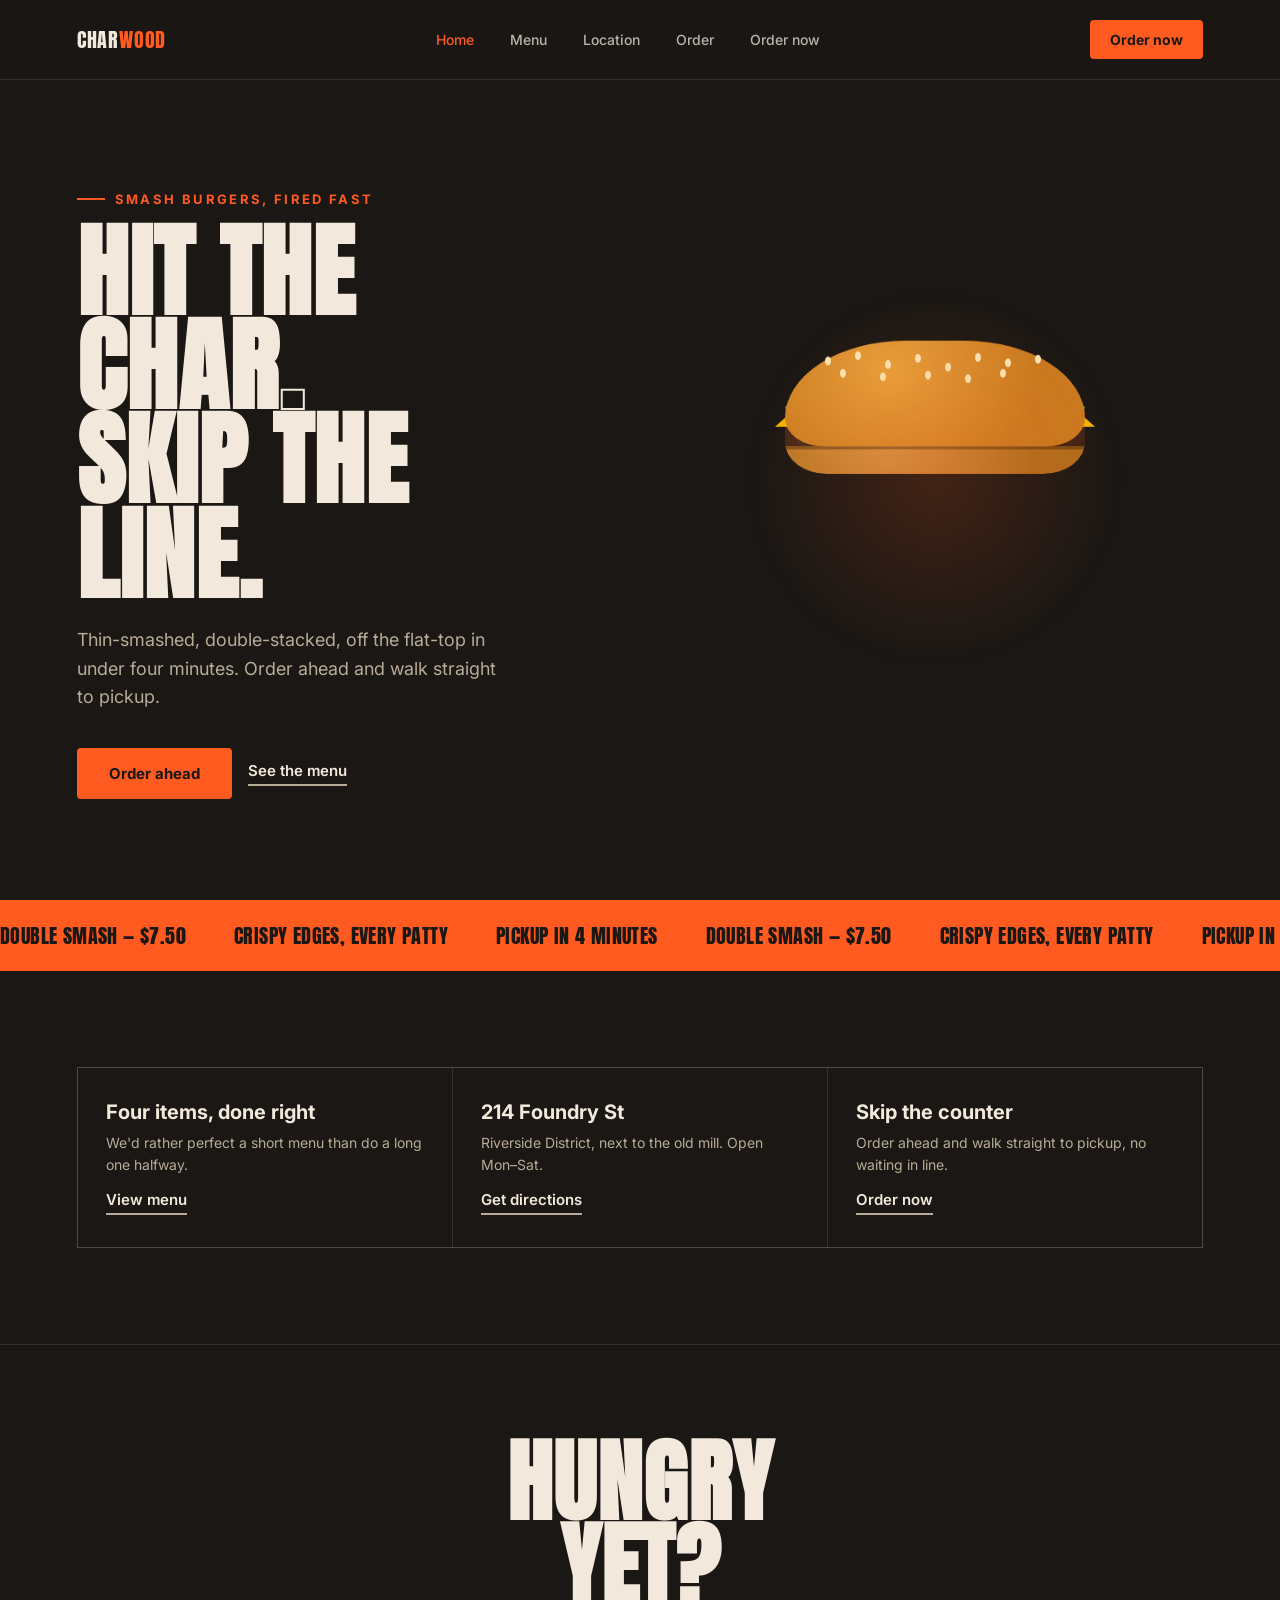
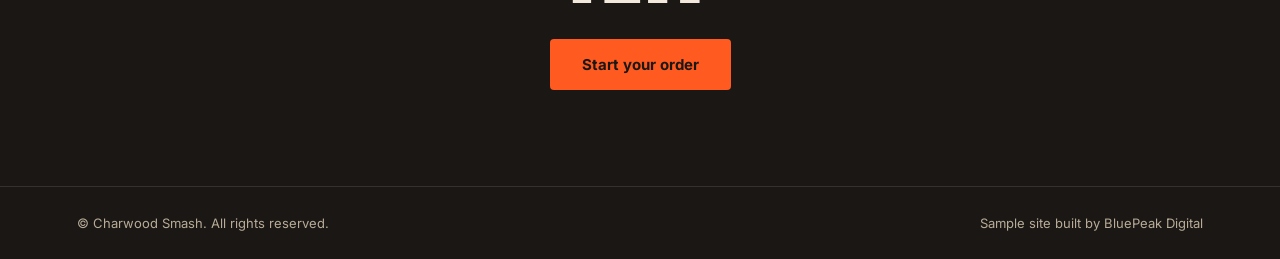
<file: index.html>
<!DOCTYPE html>
<html lang="en">
<head>
<meta charset="UTF-8">
<meta name="viewport" content="width=device-width, initial-scale=1.0">
<title>Charwood &mdash; Smash burgers, fast</title>
<link rel="preconnect" href="https://fonts.googleapis.com">
<link rel="preconnect" href="https://fonts.gstatic.com" crossorigin>
<link href="https://fonts.googleapis.com/css2?family=Anton&family=Inter:wght@400;500;600;700&display=swap" rel="stylesheet">
<link rel="stylesheet" href="styles.css">
<style>
  .hero{
    min-height:100vh;
    display:grid;
    grid-template-columns:1.1fr 1fr;
    align-items:center;
    padding:0 6vw;
    position:relative;
  }
  .hero-copy{padding-top:90px;}
  h1.display{ font-size:clamp(54px, 8vw, 104px); margin-bottom:24px; }
  h1.display .outline{ color:transparent; -webkit-text-stroke:2px var(--cream); }
  .hero-sub{ font-size:18px; color:var(--cream-dim); max-width:420px; margin-bottom:36px; line-height:1.6; }
  .hero-actions{display:flex; gap:16px; align-items:center; flex-wrap:wrap;}

  .burger-stage{
    position:relative; height:560px;
    display:flex; align-items:center; justify-content:center;
    perspective:1200px;
  }
  .burger-float{ width:340px; height:340px; animation: float 5s ease-in-out infinite; }
  .burger{
    width:340px; height:340px; position:relative;
    transform-style:preserve-3d;
    transform: rotateX(28deg) rotateZ(0deg);
    transition: transform 0.2s ease-out;
  }
  @keyframes float{ 0%,100%{transform:translateY(0px);} 50%{transform:translateY(-14px);} }
  .bun-top{ background:radial-gradient(circle at 35% 30%, #E8A23D, #C97A1F 70%); height:120px; border-radius:150px 150px 50px 50px / 110px 110px 40px 40px; z-index:50; position:absolute; left:50%; top:50%; width:300px; transform:translate(-50%,-50%) translateZ(120px); }
  .seed{ position:absolute; width:6px; height:10px; background:#FCE7B8; border-radius:50%; }
  .lettuce{ background:#6FA13B; height:34px; z-index:40; position:absolute; left:50%; top:50%; width:300px; transform:translate(-50%,-50%) translateZ(96px); border-radius:46% 54% 50% 50% / 60% 60% 40% 40%; box-shadow:0 4px 0 rgba(0,0,0,0.25); }
  .cheese{ background:var(--mustard); height:26px; z-index:30; position:absolute; left:50%; top:50%; width:320px; transform:translate(-50%,-50%) translateZ(74px); clip-path:polygon(8% 0, 92% 0, 100% 100%, 0 100%); }
  .patty{ background:radial-gradient(circle at 40% 35%, #6B4128, #3E2415 75%); height:40px; z-index:20; position:absolute; left:50%; top:50%; width:300px; transform:translate(-50%,-50%) translateZ(46px); box-shadow:0 4px 0 rgba(0,0,0,0.3); }
  .bun-bottom{ background:radial-gradient(circle at 35% 25%, #D89645, #B06D1C 75%); height:54px; border-radius:40px 40px 70px 70px / 30px 30px 60px 60px; z-index:10; position:absolute; left:50%; top:50%; width:300px; transform:translate(-50%,-50%) translateZ(0px); }
  .glow{ position:absolute; width:380px; height:380px; left:50%; top:55%; transform:translate(-50%,-50%); background:radial-gradient(circle, rgba(255,90,31,0.18), transparent 70%); z-index:1; }

  .banner{ background:var(--char); color:var(--bg); padding:20px 0; overflow:hidden; white-space:nowrap; }
  .banner-track{ display:inline-flex; gap:48px; animation:scroll 22s linear infinite; font-family:'Anton',sans-serif; font-size:20px; text-transform:uppercase; letter-spacing:0.02em; }
  @keyframes scroll{ from{transform:translateX(0);} to{transform:translateX(-50%);} }

  .teaser{ display:grid; grid-template-columns:repeat(3,1fr); gap:1px; background:var(--line); border:1px solid var(--line); }
  .teaser-item{ background:var(--bg); padding:32px 28px; transition:background 0.2s; }
  .teaser-item:hover{ background:var(--bg-2); }
  .teaser-item h3{ font-size:20px; font-weight:700; margin-bottom:8px; }
  .teaser-item p{ font-size:14px; color:var(--cream-dim); line-height:1.55; margin-bottom:14px; }

  .cta-block{ text-align:center; border-top:1px solid var(--line); }
  .cta-block h2.display{ font-size:clamp(42px,8vw,90px); margin-bottom:32px; }

  @media (max-width:900px){
    .hero{ grid-template-columns:1fr; min-height:auto; padding-bottom:40px; }
    .hero-copy{ padding-top:120px; text-align:center; }
    .eyebrow{ justify-content:center; }
    .hero-sub{ margin-left:auto; margin-right:auto; }
    .hero-actions{ justify-content:center; }
    .burger-stage{ height:320px; }
    .burger-float, .burger{ width:220px; height:220px; }
    .bun-top, .lettuce, .cheese, .patty, .bun-bottom{ width:200px !important; }
  }
  @media (max-width:760px){ .teaser{ grid-template-columns:1fr; } }
</style>
</head>
<body>

<nav>
  <a href="index.html" class="logo">CHAR<span>WOOD</span></a>
  <div class="nav-links" id="navLinks">
    <a href="index.html" class="active">Home</a>
    <a href="menu.html" class="">Menu</a>
    <a href="location.html" class="">Location</a>
    <a href="order.html" class="">Order</a>
    <a href="order.html" class="nav-cta-mobile">Order now</a>
  </div>
  <a href="order.html" class="nav-cta">Order now</a>
  <button class="nav-toggle" id="navToggle" aria-label="Toggle menu" aria-expanded="false">&#9776;</button>
</nav>

<section class="hero">
  <div class="hero-copy">
    <div class="eyebrow">Smash burgers, fired fast</div>
    <h1 class="display">Hit the<br>char<span class="outline">.</span><br>skip the<br>line.</h1>
    <p class="hero-sub">Thin-smashed, double-stacked, off the flat-top in under four minutes. Order ahead and walk straight to pickup.</p>
    <div class="hero-actions">
      <a href="order.html" class="btn-primary">Order ahead</a>
      <a href="menu.html" class="btn-ghost">See the menu</a>
    </div>
  </div>

  <div class="burger-stage">
    <div class="glow"></div>
    <div class="burger-float">
      <div class="burger" id="burger">
        <div class="bun-top"><div id="seedHolder"></div></div>
        <div class="lettuce"></div>
        <div class="cheese"></div>
        <div class="patty"></div>
        <div class="bun-bottom"></div>
      </div>
    </div>
  </div>
</section>

<div class="banner">
  <div class="banner-track">
    <span>Double smash &mdash; $7.50</span>
    <span>Crispy edges, every patty</span>
    <span>Pickup in 4 minutes</span>
    <span>Double smash &mdash; $7.50</span>
    <span>Crispy edges, every patty</span>
    <span>Pickup in 4 minutes</span>
  </div>
</div>

<section>
  <div class="teaser">
    <div class="teaser-item">
      <h3>Four items, done right</h3>
      <p>We'd rather perfect a short menu than do a long one halfway.</p>
      <a href="menu.html" class="btn-ghost">View menu</a>
    </div>
    <div class="teaser-item">
      <h3>214 Foundry St</h3>
      <p>Riverside District, next to the old mill. Open Mon&ndash;Sat.</p>
      <a href="location.html" class="btn-ghost">Get directions</a>
    </div>
    <div class="teaser-item">
      <h3>Skip the counter</h3>
      <p>Order ahead and walk straight to pickup, no waiting in line.</p>
      <a href="order.html" class="btn-ghost">Order now</a>
    </div>
  </div>
</section>

<section class="cta-block">
  <h2 class="display">Hungry<br>yet?</h2>
  <a href="order.html" class="btn-primary">Start your order</a>
</section>

<footer>
  <div>&copy; Charwood Smash. All rights reserved.</div>
  <div>Sample site built by BluePeak Digital</div>
</footer>

<script>
  const navToggle = document.getElementById('navToggle');
  const navLinks = document.getElementById('navLinks');
  navToggle.addEventListener('click', () => {
    const isOpen = navLinks.classList.toggle('open');
    navToggle.setAttribute('aria-expanded', isOpen ? 'true' : 'false');
    navToggle.innerHTML = isOpen ? '&times;' : '&#9776;';
  });
  navLinks.querySelectorAll('a').forEach(a => a.addEventListener('click', () => {
    navLinks.classList.remove('open');
    navToggle.setAttribute('aria-expanded', 'false');
    navToggle.innerHTML = '&#9776;';
  }));

  const seedHolder = document.getElementById('seedHolder');
  const seedPositions = [[40,18],[70,12],[100,22],[130,15],[160,25],[190,14],[220,20],[250,16],[55,32],[95,36],[140,34],[180,38],[215,32]];
  seedPositions.forEach(([x,y])=>{
    const s = document.createElement('div');
    s.className='seed';
    s.style.position='absolute';
    s.style.left=x+'px';
    s.style.top=y+'px';
    seedHolder.appendChild(s);
  });

  const burger = document.getElementById('burger');
  if (window.matchMedia('(hover: hover)').matches) {
    document.addEventListener('mousemove', (e)=>{
      const x = (e.clientX / window.innerWidth - 0.5) * 18;
      const y = (e.clientY / window.innerHeight - 0.5) * -10;
      burger.style.transform = `rotateX(${28+y}deg) rotateZ(${x}deg)`;
    });
  }
</script>

</body>
</html>
</file>
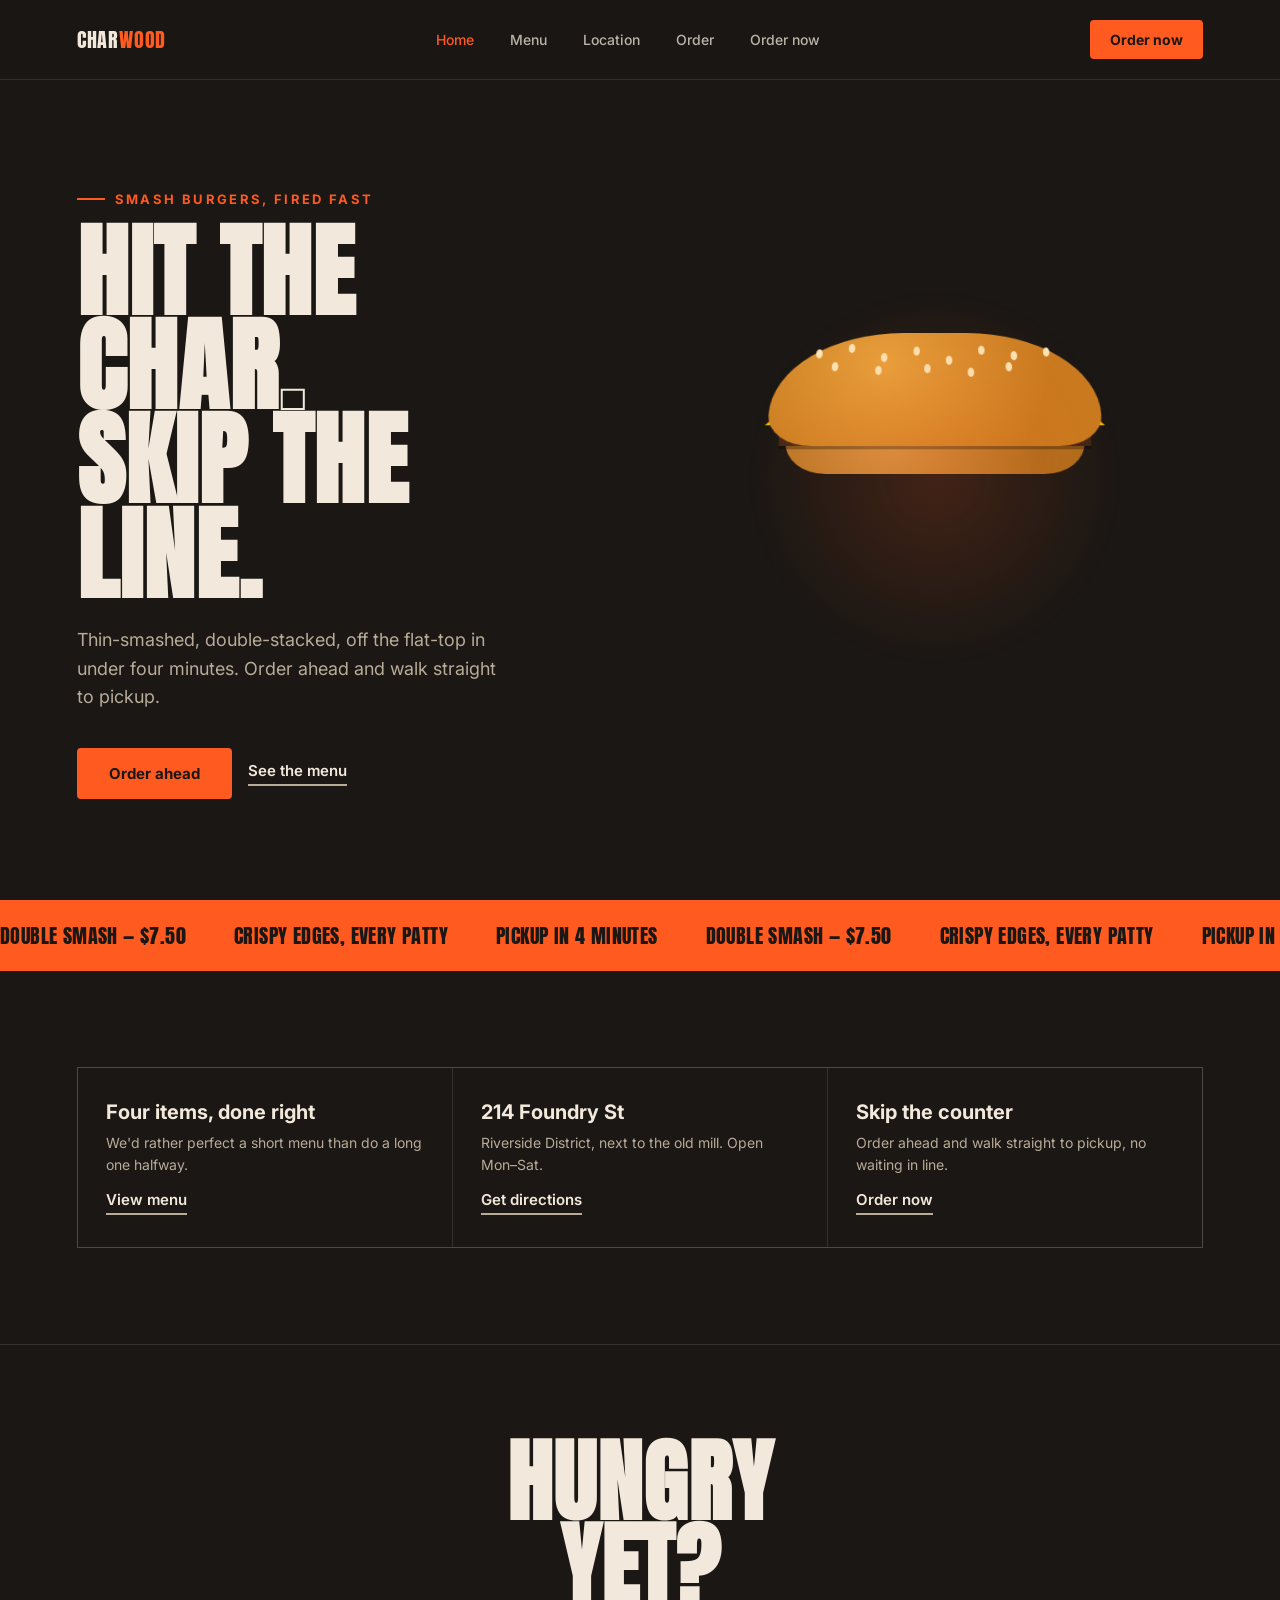
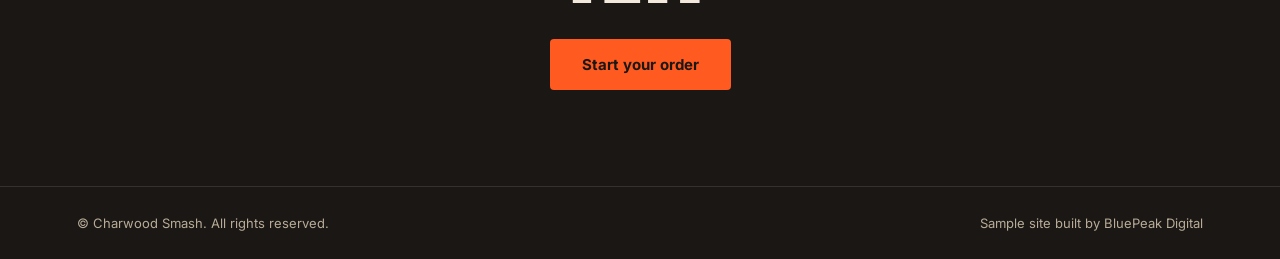
<file: index (1).html>
<!DOCTYPE html>
<html lang="en">
<head>
<meta charset="UTF-8">
<meta name="viewport" content="width=device-width, initial-scale=1.0">
<title>Charwood &mdash; Smash burgers, fast</title>
<link rel="preconnect" href="https://fonts.googleapis.com">
<link rel="preconnect" href="https://fonts.gstatic.com" crossorigin>
<link href="https://fonts.googleapis.com/css2?family=Anton&family=Inter:wght@400;500;600;700&display=swap" rel="stylesheet">
<style>
:root{
  --bg: #1A1714;
  --bg-2: #221D18;
  --cream: #F2E9DC;
  --cream-dim: #B8AC99;
  --char: #FF5A1F;
  --mustard: #F4B400;
  --line: rgba(242,233,220,0.12);
}
*{margin:0;padding:0;box-sizing:border-box;}
html{scroll-behavior:smooth;}
body{
  background:var(--bg);
  color:var(--cream);
  font-family:'Inter',sans-serif;
  overflow-x:hidden;
}
.display{
  font-family:'Anton',sans-serif;
  text-transform:uppercase;
  letter-spacing:0.01em;
  line-height:0.92;
}
a{color:inherit;text-decoration:none;}
img{max-width:100%;display:block;}

/* NAV */
nav{
  position:fixed; top:0; left:0; right:0; z-index:50;
  display:flex; align-items:center; justify-content:space-between;
  padding:20px 6vw;
  background:rgba(26,23,20,0.92);
  backdrop-filter:blur(6px);
  border-bottom:1px solid var(--line);
}
.logo{
  font-family:'Anton',sans-serif;
  font-size:20px;
  letter-spacing:0.04em;
}
.logo span{color:var(--char);}
.nav-links{display:flex; gap:8px; font-size:14px; font-weight:500;}
.nav-links a{
  opacity:0.75; transition:opacity 0.2s, background 0.2s;
  padding:10px 14px; border-radius:4px; display:inline-block;
}
.nav-links a:hover{opacity:1; background:var(--bg-2);}
.nav-links a.active{opacity:1; color:var(--char);}
.nav-cta{
  background:var(--char);
  color:var(--bg);
  padding:11px 20px;
  border-radius:4px;
  font-weight:700;
  font-size:14px;
  white-space:nowrap;
}

.nav-toggle{
  display:none;
  background:none; border:none; color:var(--cream);
  font-size:26px; line-height:1; padding:6px 10px; cursor:pointer;
}
@media (max-width:820px){
  .nav-links{
    position:fixed; top:64px; left:0; right:0;
    background:var(--bg); border-bottom:1px solid var(--line);
    flex-direction:column; gap:0; padding:8px 6vw 16px;
    transform:translateY(-8px); opacity:0; pointer-events:none;
    transition:opacity 0.18s, transform 0.18s;
  }
  .nav-links.open{ transform:translateY(0); opacity:1; pointer-events:auto; }
  .nav-links a{ padding:14px 8px; width:100%; border-bottom:1px solid var(--line); border-radius:0; }
  .nav-toggle{ display:block; }
  .nav-cta{ display:none; }
  .nav-links .nav-cta-mobile{
    display:block; background:var(--char); color:var(--bg); text-align:center;
    margin-top:8px; border-radius:4px; border-bottom:none; opacity:1;
  }
}

section{ padding:96px 6vw; }
@media (max-width:760px){ section{ padding:64px 6vw; } }

.eyebrow{
  color:var(--char);
  font-size:13px;
  font-weight:700;
  letter-spacing:0.18em;
  text-transform:uppercase;
  margin-bottom:18px;
  display:flex; align-items:center; gap:10px;
}
.eyebrow::before{ content:''; width:28px; height:2px; background:var(--char); flex-shrink:0; }

.btn-primary{
  background:var(--char);
  color:var(--bg);
  padding:16px 32px;
  border-radius:4px;
  font-weight:700;
  font-size:15px;
  display:inline-block;
  transition:transform 0.15s ease;
  text-align:center;
}
.btn-primary:hover{transform:translateY(-2px);}
.btn-primary:active{transform:translateY(0);}
.btn-ghost{
  font-size:15px;
  font-weight:600;
  border-bottom:2px solid var(--cream-dim);
  padding-bottom:4px;
  transition:border-color 0.2s;
  display:inline-block;
}
.btn-ghost:hover{border-color:var(--cream);}

.page-hero{
  padding-top:150px;
  padding-bottom:56px;
}
@media (max-width:760px){ .page-hero{ padding-top:120px; padding-bottom:36px; } }
.page-hero h1.display{ font-size:clamp(40px,9vw,80px); margin-bottom:14px; }
.page-hero p{ color:var(--cream-dim); font-size:16px; max-width:480px; line-height:1.6; }

footer{
  padding:28px 6vw;
  display:flex; justify-content:space-between; align-items:center;
  font-size:13px; color:var(--cream-dim);
  border-top:1px solid var(--line);
  flex-wrap:wrap; gap:10px;
}

@media (hover:none){
  a, button{ min-height:40px; }
}

</style>
<style>
  .hero{
    min-height:100vh;
    display:grid;
    grid-template-columns:1.1fr 1fr;
    align-items:center;
    padding:0 6vw;
    position:relative;
  }
  .hero-copy{padding-top:90px;}
  h1.display{ font-size:clamp(54px, 8vw, 104px); margin-bottom:24px; }
  h1.display .outline{ color:transparent; -webkit-text-stroke:2px var(--cream); }
  .hero-sub{ font-size:18px; color:var(--cream-dim); max-width:420px; margin-bottom:36px; line-height:1.6; }
  .hero-actions{display:flex; gap:16px; align-items:center; flex-wrap:wrap;}

  .burger-stage{
    position:relative; height:560px;
    display:flex; align-items:center; justify-content:center;
    perspective:1200px;
  }
  .burger-float{
    width:340px; height:340px;
    position:relative;
    transform-style:preserve-3d;
    animation: float 5s ease-in-out infinite;
  }
  .burger{
    width:340px; height:340px; position:relative;
    transform-style:preserve-3d;
    transform: rotateX(28deg) rotateZ(0deg);
    transform-origin: center center;
    transition: transform 0.2s ease-out;
  }
  @keyframes float{ 0%,100%{transform:translateY(0px);} 50%{transform:translateY(-14px);} }
  .bun-top{ background:radial-gradient(circle at 35% 30%, #E8A23D, #C97A1F 70%); height:120px; border-radius:150px 150px 50px 50px / 110px 110px 40px 40px; z-index:50; position:absolute; left:50%; top:50%; width:300px; transform:translate(-50%,-50%) translateZ(120px); }
  .seed{ position:absolute; width:6px; height:10px; background:#FCE7B8; border-radius:50%; }
  .lettuce{ background:#6FA13B; height:34px; z-index:40; position:absolute; left:50%; top:50%; width:300px; transform:translate(-50%,-50%) translateZ(96px); border-radius:46% 54% 50% 50% / 60% 60% 40% 40%; box-shadow:0 4px 0 rgba(0,0,0,0.25); }
  .cheese{ background:var(--mustard); height:26px; z-index:30; position:absolute; left:50%; top:50%; width:320px; transform:translate(-50%,-50%) translateZ(74px); clip-path:polygon(8% 0, 92% 0, 100% 100%, 0 100%); }
  .patty{ background:radial-gradient(circle at 40% 35%, #6B4128, #3E2415 75%); height:40px; z-index:20; position:absolute; left:50%; top:50%; width:300px; transform:translate(-50%,-50%) translateZ(46px); box-shadow:0 4px 0 rgba(0,0,0,0.3); }
  .bun-bottom{ background:radial-gradient(circle at 35% 25%, #D89645, #B06D1C 75%); height:54px; border-radius:40px 40px 70px 70px / 30px 30px 60px 60px; z-index:10; position:absolute; left:50%; top:50%; width:300px; transform:translate(-50%,-50%) translateZ(0px); }
  .glow{ position:absolute; width:380px; height:380px; left:50%; top:55%; transform:translate(-50%,-50%); background:radial-gradient(circle, rgba(255,90,31,0.18), transparent 70%); z-index:1; }

  .banner{ background:var(--char); color:var(--bg); padding:20px 0; overflow:hidden; white-space:nowrap; }
  .banner-track{ display:inline-flex; gap:48px; animation:scroll 22s linear infinite; font-family:'Anton',sans-serif; font-size:20px; text-transform:uppercase; letter-spacing:0.02em; }
  @keyframes scroll{ from{transform:translateX(0);} to{transform:translateX(-50%);} }

  .teaser{ display:grid; grid-template-columns:repeat(3,1fr); gap:1px; background:var(--line); border:1px solid var(--line); }
  .teaser-item{ background:var(--bg); padding:32px 28px; transition:background 0.2s; }
  .teaser-item:hover{ background:var(--bg-2); }
  .teaser-item h3{ font-size:20px; font-weight:700; margin-bottom:8px; }
  .teaser-item p{ font-size:14px; color:var(--cream-dim); line-height:1.55; margin-bottom:14px; }

  .cta-block{ text-align:center; border-top:1px solid var(--line); }
  .cta-block h2.display{ font-size:clamp(42px,8vw,90px); margin-bottom:32px; }

  @media (max-width:900px){
    .hero{ grid-template-columns:1fr; min-height:auto; padding-bottom:40px; }
    .hero-copy{ padding-top:120px; text-align:center; }
    .eyebrow{ justify-content:center; }
    .hero-sub{ margin-left:auto; margin-right:auto; }
    .hero-actions{ justify-content:center; }
    .burger-stage{ height:320px; }
    .burger-float, .burger{ width:220px; height:220px; }
    .bun-top, .lettuce, .cheese, .patty, .bun-bottom{ width:200px !important; }
  }
  @media (max-width:760px){ .teaser{ grid-template-columns:1fr; } }
</style>
</head>
<body>

<nav>
  <a href="index.html" class="logo">CHAR<span>WOOD</span></a>
  <div class="nav-links" id="navLinks">
    <a href="index.html" class="active">Home</a>
    <a href="menu.html" class="">Menu</a>
    <a href="location.html" class="">Location</a>
    <a href="order.html" class="">Order</a>
    <a href="order.html" class="nav-cta-mobile">Order now</a>
  </div>
  <a href="order.html" class="nav-cta">Order now</a>
  <button class="nav-toggle" id="navToggle" aria-label="Toggle menu" aria-expanded="false">&#9776;</button>
</nav>

<section class="hero">
  <div class="hero-copy">
    <div class="eyebrow">Smash burgers, fired fast</div>
    <h1 class="display">Hit the<br>char<span class="outline">.</span><br>skip the<br>line.</h1>
    <p class="hero-sub">Thin-smashed, double-stacked, off the flat-top in under four minutes. Order ahead and walk straight to pickup.</p>
    <div class="hero-actions">
      <a href="order.html" class="btn-primary">Order ahead</a>
      <a href="menu.html" class="btn-ghost">See the menu</a>
    </div>
  </div>

  <div class="burger-stage">
    <div class="glow"></div>
    <div class="burger-float">
      <div class="burger" id="burger">
        <div class="bun-top"><div id="seedHolder"></div></div>
        <div class="lettuce"></div>
        <div class="cheese"></div>
        <div class="patty"></div>
        <div class="bun-bottom"></div>
      </div>
    </div>
  </div>
</section>

<div class="banner">
  <div class="banner-track">
    <span>Double smash &mdash; $7.50</span>
    <span>Crispy edges, every patty</span>
    <span>Pickup in 4 minutes</span>
    <span>Double smash &mdash; $7.50</span>
    <span>Crispy edges, every patty</span>
    <span>Pickup in 4 minutes</span>
  </div>
</div>

<section>
  <div class="teaser">
    <div class="teaser-item">
      <h3>Four items, done right</h3>
      <p>We'd rather perfect a short menu than do a long one halfway.</p>
      <a href="menu.html" class="btn-ghost">View menu</a>
    </div>
    <div class="teaser-item">
      <h3>214 Foundry St</h3>
      <p>Riverside District, next to the old mill. Open Mon&ndash;Sat.</p>
      <a href="location.html" class="btn-ghost">Get directions</a>
    </div>
    <div class="teaser-item">
      <h3>Skip the counter</h3>
      <p>Order ahead and walk straight to pickup, no waiting in line.</p>
      <a href="order.html" class="btn-ghost">Order now</a>
    </div>
  </div>
</section>

<section class="cta-block">
  <h2 class="display">Hungry<br>yet?</h2>
  <a href="order.html" class="btn-primary">Start your order</a>
</section>

<footer>
  <div>&copy; Charwood Smash. All rights reserved.</div>
  <div>Sample site built by BluePeak Digital</div>
</footer>

<script>
  const navToggle = document.getElementById('navToggle');
  const navLinks = document.getElementById('navLinks');
  navToggle.addEventListener('click', () => {
    const isOpen = navLinks.classList.toggle('open');
    navToggle.setAttribute('aria-expanded', isOpen ? 'true' : 'false');
    navToggle.innerHTML = isOpen ? '&times;' : '&#9776;';
  });
  navLinks.querySelectorAll('a').forEach(a => a.addEventListener('click', () => {
    navLinks.classList.remove('open');
    navToggle.setAttribute('aria-expanded', 'false');
    navToggle.innerHTML = '&#9776;';
  }));

  const seedHolder = document.getElementById('seedHolder');
  const seedPositions = [[40,18],[70,12],[100,22],[130,15],[160,25],[190,14],[220,20],[250,16],[55,32],[95,36],[140,34],[180,38],[215,32]];
  seedPositions.forEach(([x,y])=>{
    const s = document.createElement('div');
    s.className='seed';
    s.style.position='absolute';
    s.style.left=x+'px';
    s.style.top=y+'px';
    seedHolder.appendChild(s);
  });

  const burger = document.getElementById('burger');
  const burgerStage = document.querySelector('.burger-stage');
  if (window.matchMedia('(hover: hover)').matches && burgerStage) {
    let ticking = false;
    let lastX = 0, lastY = 0;
    burgerStage.addEventListener('mousemove', (e)=>{
      const rect = burgerStage.getBoundingClientRect();
      const relX = (e.clientX - rect.left) / rect.width - 0.5;
      const relY = (e.clientY - rect.top) / rect.height - 0.5;
      lastX = relX * 18;
      lastY = relY * -10;
      if (!ticking) {
        ticking = true;
        requestAnimationFrame(()=>{
          burger.style.transform = `rotateX(${28+lastY}deg) rotateZ(${lastX}deg)`;
          ticking = false;
        });
      }
    });
    burgerStage.addEventListener('mouseleave', ()=>{
      burger.style.transform = 'rotateX(28deg) rotateZ(0deg)';
    });
  }
</script>

</body>
</html>
</file>
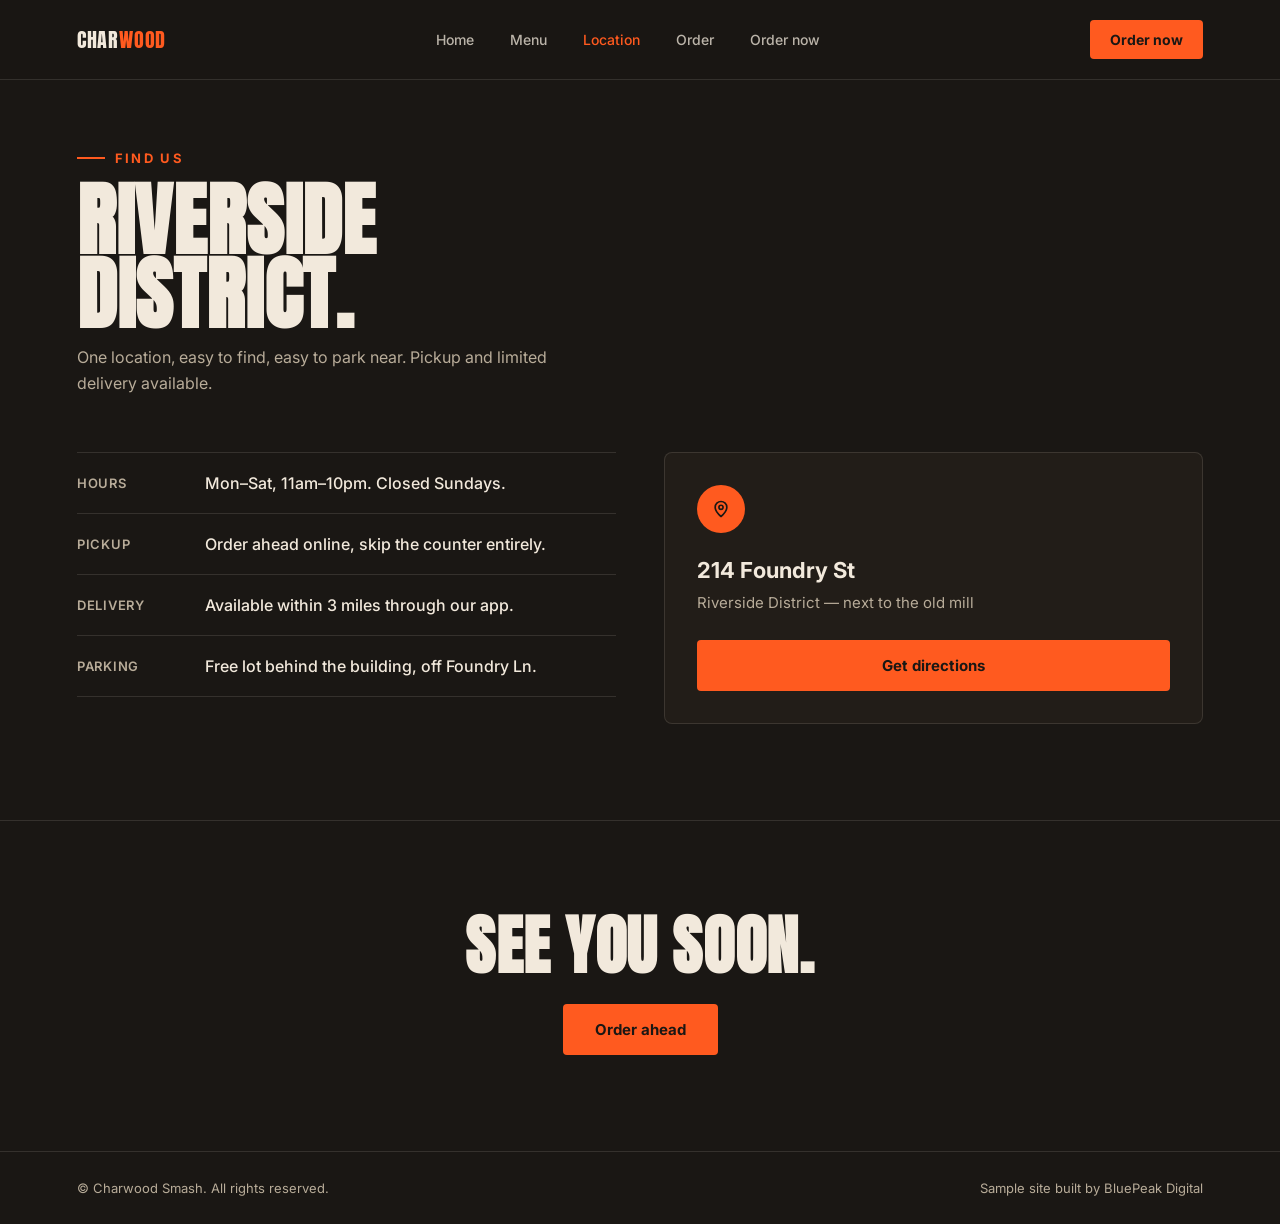
<file: location (1).html>
<!DOCTYPE html>
<html lang="en">
<head>
<meta charset="UTF-8">
<meta name="viewport" content="width=device-width, initial-scale=1.0">
<title>Location &mdash; Charwood</title>
<link rel="preconnect" href="https://fonts.googleapis.com">
<link rel="preconnect" href="https://fonts.gstatic.com" crossorigin>
<link href="https://fonts.googleapis.com/css2?family=Anton&family=Inter:wght@400;500;600;700&display=swap" rel="stylesheet">
<style>
:root{
  --bg: #1A1714;
  --bg-2: #221D18;
  --cream: #F2E9DC;
  --cream-dim: #B8AC99;
  --char: #FF5A1F;
  --mustard: #F4B400;
  --line: rgba(242,233,220,0.12);
}
*{margin:0;padding:0;box-sizing:border-box;}
html{scroll-behavior:smooth;}
body{
  background:var(--bg);
  color:var(--cream);
  font-family:'Inter',sans-serif;
  overflow-x:hidden;
}
.display{
  font-family:'Anton',sans-serif;
  text-transform:uppercase;
  letter-spacing:0.01em;
  line-height:0.92;
}
a{color:inherit;text-decoration:none;}
img{max-width:100%;display:block;}

/* NAV */
nav{
  position:fixed; top:0; left:0; right:0; z-index:50;
  display:flex; align-items:center; justify-content:space-between;
  padding:20px 6vw;
  background:rgba(26,23,20,0.92);
  backdrop-filter:blur(6px);
  border-bottom:1px solid var(--line);
}
.logo{
  font-family:'Anton',sans-serif;
  font-size:20px;
  letter-spacing:0.04em;
}
.logo span{color:var(--char);}
.nav-links{display:flex; gap:8px; font-size:14px; font-weight:500;}
.nav-links a{
  opacity:0.75; transition:opacity 0.2s, background 0.2s;
  padding:10px 14px; border-radius:4px; display:inline-block;
}
.nav-links a:hover{opacity:1; background:var(--bg-2);}
.nav-links a.active{opacity:1; color:var(--char);}
.nav-cta{
  background:var(--char);
  color:var(--bg);
  padding:11px 20px;
  border-radius:4px;
  font-weight:700;
  font-size:14px;
  white-space:nowrap;
}

.nav-toggle{
  display:none;
  background:none; border:none; color:var(--cream);
  font-size:26px; line-height:1; padding:6px 10px; cursor:pointer;
}
@media (max-width:820px){
  .nav-links{
    position:fixed; top:64px; left:0; right:0;
    background:var(--bg); border-bottom:1px solid var(--line);
    flex-direction:column; gap:0; padding:8px 6vw 16px;
    transform:translateY(-8px); opacity:0; pointer-events:none;
    transition:opacity 0.18s, transform 0.18s;
  }
  .nav-links.open{ transform:translateY(0); opacity:1; pointer-events:auto; }
  .nav-links a{ padding:14px 8px; width:100%; border-bottom:1px solid var(--line); border-radius:0; }
  .nav-toggle{ display:block; }
  .nav-cta{ display:none; }
  .nav-links .nav-cta-mobile{
    display:block; background:var(--char); color:var(--bg); text-align:center;
    margin-top:8px; border-radius:4px; border-bottom:none; opacity:1;
  }
}

section{ padding:96px 6vw; }
@media (max-width:760px){ section{ padding:64px 6vw; } }

.eyebrow{
  color:var(--char);
  font-size:13px;
  font-weight:700;
  letter-spacing:0.18em;
  text-transform:uppercase;
  margin-bottom:18px;
  display:flex; align-items:center; gap:10px;
}
.eyebrow::before{ content:''; width:28px; height:2px; background:var(--char); flex-shrink:0; }

.btn-primary{
  background:var(--char);
  color:var(--bg);
  padding:16px 32px;
  border-radius:4px;
  font-weight:700;
  font-size:15px;
  display:inline-block;
  transition:transform 0.15s ease;
  text-align:center;
}
.btn-primary:hover{transform:translateY(-2px);}
.btn-primary:active{transform:translateY(0);}
.btn-ghost{
  font-size:15px;
  font-weight:600;
  border-bottom:2px solid var(--cream-dim);
  padding-bottom:4px;
  transition:border-color 0.2s;
  display:inline-block;
}
.btn-ghost:hover{border-color:var(--cream);}

.page-hero{
  padding-top:150px;
  padding-bottom:56px;
}
@media (max-width:760px){ .page-hero{ padding-top:120px; padding-bottom:36px; } }
.page-hero h1.display{ font-size:clamp(40px,9vw,80px); margin-bottom:14px; }
.page-hero p{ color:var(--cream-dim); font-size:16px; max-width:480px; line-height:1.6; }

footer{
  padding:28px 6vw;
  display:flex; justify-content:space-between; align-items:center;
  font-size:13px; color:var(--cream-dim);
  border-top:1px solid var(--line);
  flex-wrap:wrap; gap:10px;
}

@media (hover:none){
  a, button{ min-height:40px; }
}

</style>
<style>
  .location-grid{ display:grid; grid-template-columns:1fr 1fr; gap:48px; padding-top:0; }
  .loc-row{ display:flex; gap:18px; padding:20px 0; border-top:1px solid var(--line); }
  .loc-row:last-child{ border-bottom:1px solid var(--line); }
  .loc-row .k{ width:110px; flex-shrink:0; font-size:13px; color:var(--cream-dim); text-transform:uppercase; letter-spacing:0.06em; font-weight:600; padding-top:2px; }
  .loc-row .v{ font-size:16px; font-weight:500; }
  .map-card{ background:var(--bg-2); border:1px solid var(--line); border-radius:8px; padding:32px; display:flex; flex-direction:column; justify-content:space-between; }
  .map-card .addr{ font-size:22px; font-weight:700; margin-bottom:10px; }
  .map-card .addr-2{ color:var(--cream-dim); font-size:15px; margin-bottom:28px; }
  .map-pin{ width:48px; height:48px; border-radius:50%; background:var(--char); display:flex; align-items:center; justify-content:center; margin-bottom:24px; }
  @media (max-width:760px){ .location-grid{ grid-template-columns:1fr; gap:32px; } }
</style>
</head>
<body>

<nav>
  <a href="index.html" class="logo">CHAR<span>WOOD</span></a>
  <div class="nav-links" id="navLinks">
    <a href="index.html" class="">Home</a>
    <a href="menu.html" class="">Menu</a>
    <a href="location.html" class="active">Location</a>
    <a href="order.html" class="">Order</a>
    <a href="order.html" class="nav-cta-mobile">Order now</a>
  </div>
  <a href="order.html" class="nav-cta">Order now</a>
  <button class="nav-toggle" id="navToggle" aria-label="Toggle menu" aria-expanded="false">&#9776;</button>
</nav>

<section class="page-hero">
  <div class="eyebrow">Find us</div>
  <h1 class="display">Riverside<br>District.</h1>
  <p>One location, easy to find, easy to park near. Pickup and limited delivery available.</p>
</section>

<section class="location-grid">
  <div>
    <div class="loc-row">
      <div class="k">Hours</div>
      <div class="v">Mon&ndash;Sat, 11am&ndash;10pm. Closed Sundays.</div>
    </div>
    <div class="loc-row">
      <div class="k">Pickup</div>
      <div class="v">Order ahead online, skip the counter entirely.</div>
    </div>
    <div class="loc-row">
      <div class="k">Delivery</div>
      <div class="v">Available within 3 miles through our app.</div>
    </div>
    <div class="loc-row">
      <div class="k">Parking</div>
      <div class="v">Free lot behind the building, off Foundry Ln.</div>
    </div>
  </div>
  <div class="map-card">
    <div>
      <div class="map-pin">
        <svg width="20" height="20" viewBox="0 0 24 24" fill="none" stroke="#1A1714" stroke-width="2" stroke-linecap="round" stroke-linejoin="round">
          <path d="M12 21s-7-6.1-7-11a7 7 0 1 1 14 0c0 4.9-7 11-7 11z"/>
          <circle cx="12" cy="10" r="2.5"/>
        </svg>
      </div>
      <div class="addr">214 Foundry St</div>
      <div class="addr-2">Riverside District &mdash; next to the old mill</div>
    </div>
    <a href="https://www.google.com/maps" class="btn-primary">Get directions</a>
  </div>
</section>

<section class="cta-block" style="text-align:center; border-top:1px solid var(--line);">
  <h2 class="display" style="font-size:clamp(34px,6vw,64px); margin-bottom:28px;">See you soon.</h2>
  <a href="order.html" class="btn-primary">Order ahead</a>
</section>

<footer>
  <div>&copy; Charwood Smash. All rights reserved.</div>
  <div>Sample site built by BluePeak Digital</div>
</footer>

<script>
  const navToggle = document.getElementById('navToggle');
  const navLinks = document.getElementById('navLinks');
  navToggle.addEventListener('click', () => {
    const isOpen = navLinks.classList.toggle('open');
    navToggle.setAttribute('aria-expanded', isOpen ? 'true' : 'false');
    navToggle.innerHTML = isOpen ? '&times;' : '&#9776;';
  });
  navLinks.querySelectorAll('a').forEach(a => a.addEventListener('click', () => {
    navLinks.classList.remove('open');
    navToggle.setAttribute('aria-expanded', 'false');
    navToggle.innerHTML = '&#9776;';
  }));
</script>

</body>
</html>
</file>
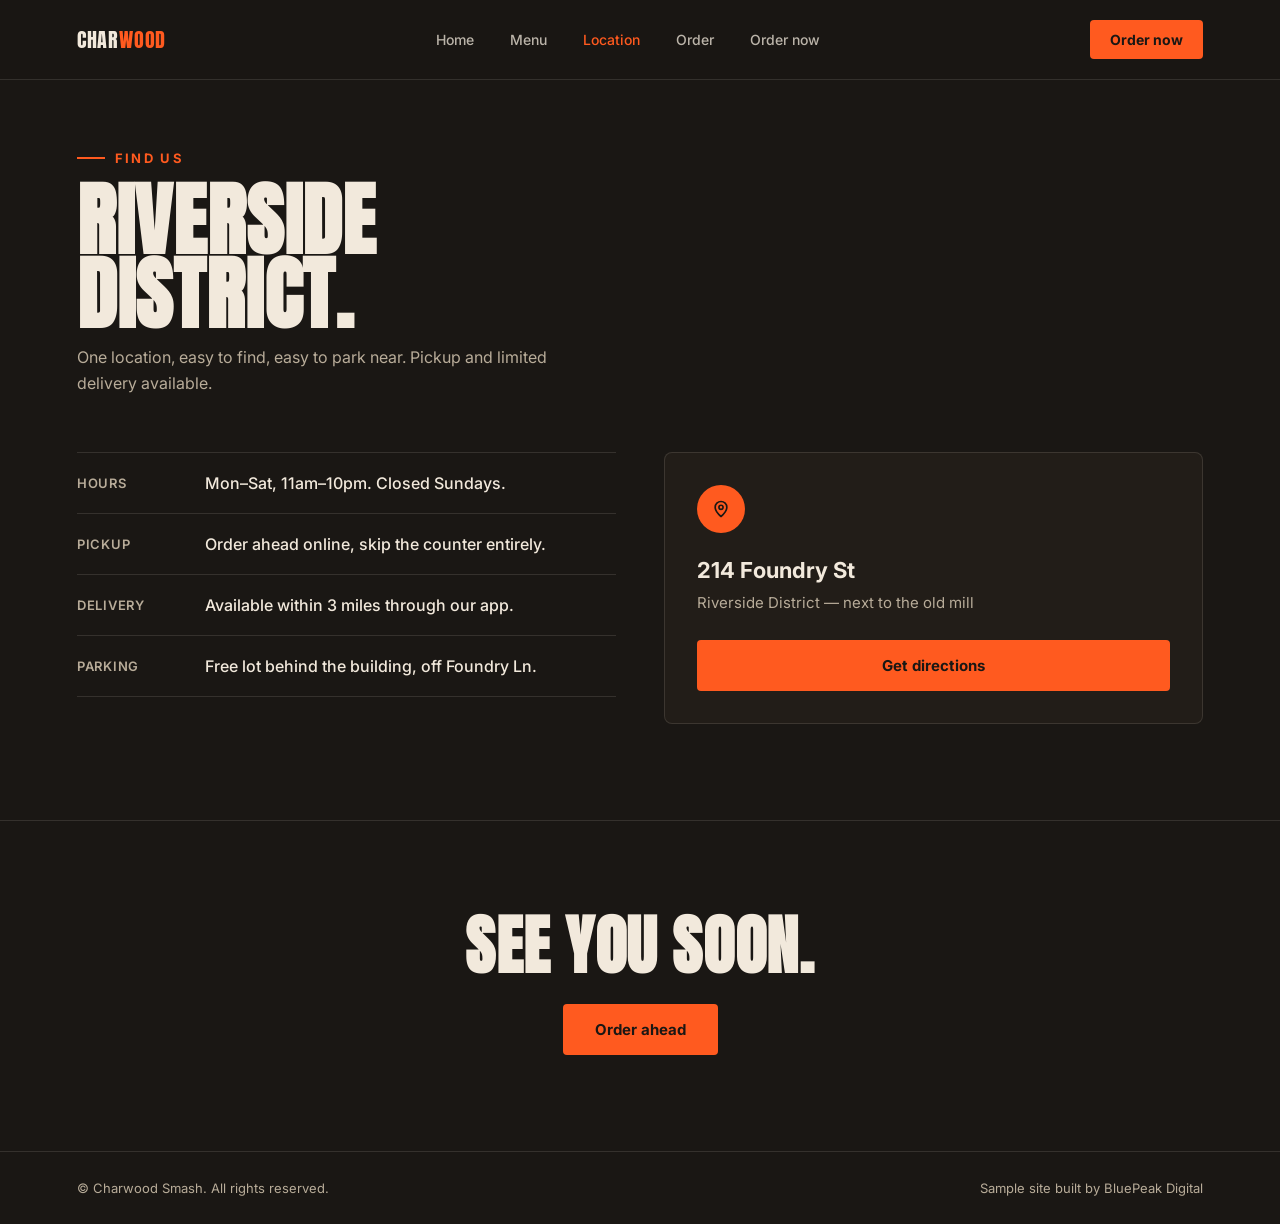
<file: location.html>
<!DOCTYPE html>
<html lang="en">
<head>
<meta charset="UTF-8">
<meta name="viewport" content="width=device-width, initial-scale=1.0">
<title>Location &mdash; Charwood</title>
<link rel="preconnect" href="https://fonts.googleapis.com">
<link rel="preconnect" href="https://fonts.gstatic.com" crossorigin>
<link href="https://fonts.googleapis.com/css2?family=Anton&family=Inter:wght@400;500;600;700&display=swap" rel="stylesheet">
<link rel="stylesheet" href="styles.css">
<style>
  .location-grid{ display:grid; grid-template-columns:1fr 1fr; gap:48px; padding-top:0; }
  .loc-row{ display:flex; gap:18px; padding:20px 0; border-top:1px solid var(--line); }
  .loc-row:last-child{ border-bottom:1px solid var(--line); }
  .loc-row .k{ width:110px; flex-shrink:0; font-size:13px; color:var(--cream-dim); text-transform:uppercase; letter-spacing:0.06em; font-weight:600; padding-top:2px; }
  .loc-row .v{ font-size:16px; font-weight:500; }
  .map-card{ background:var(--bg-2); border:1px solid var(--line); border-radius:8px; padding:32px; display:flex; flex-direction:column; justify-content:space-between; }
  .map-card .addr{ font-size:22px; font-weight:700; margin-bottom:10px; }
  .map-card .addr-2{ color:var(--cream-dim); font-size:15px; margin-bottom:28px; }
  .map-pin{ width:48px; height:48px; border-radius:50%; background:var(--char); display:flex; align-items:center; justify-content:center; margin-bottom:24px; }
  @media (max-width:760px){ .location-grid{ grid-template-columns:1fr; gap:32px; } }
</style>
</head>
<body>

<nav>
  <a href="index.html" class="logo">CHAR<span>WOOD</span></a>
  <div class="nav-links" id="navLinks">
    <a href="index.html" class="">Home</a>
    <a href="menu.html" class="">Menu</a>
    <a href="location.html" class="active">Location</a>
    <a href="order.html" class="">Order</a>
    <a href="order.html" class="nav-cta-mobile">Order now</a>
  </div>
  <a href="order.html" class="nav-cta">Order now</a>
  <button class="nav-toggle" id="navToggle" aria-label="Toggle menu" aria-expanded="false">&#9776;</button>
</nav>

<section class="page-hero">
  <div class="eyebrow">Find us</div>
  <h1 class="display">Riverside<br>District.</h1>
  <p>One location, easy to find, easy to park near. Pickup and limited delivery available.</p>
</section>

<section class="location-grid">
  <div>
    <div class="loc-row">
      <div class="k">Hours</div>
      <div class="v">Mon&ndash;Sat, 11am&ndash;10pm. Closed Sundays.</div>
    </div>
    <div class="loc-row">
      <div class="k">Pickup</div>
      <div class="v">Order ahead online, skip the counter entirely.</div>
    </div>
    <div class="loc-row">
      <div class="k">Delivery</div>
      <div class="v">Available within 3 miles through our app.</div>
    </div>
    <div class="loc-row">
      <div class="k">Parking</div>
      <div class="v">Free lot behind the building, off Foundry Ln.</div>
    </div>
  </div>
  <div class="map-card">
    <div>
      <div class="map-pin">
        <svg width="20" height="20" viewBox="0 0 24 24" fill="none" stroke="#1A1714" stroke-width="2" stroke-linecap="round" stroke-linejoin="round">
          <path d="M12 21s-7-6.1-7-11a7 7 0 1 1 14 0c0 4.9-7 11-7 11z"/>
          <circle cx="12" cy="10" r="2.5"/>
        </svg>
      </div>
      <div class="addr">214 Foundry St</div>
      <div class="addr-2">Riverside District &mdash; next to the old mill</div>
    </div>
    <a href="https://www.google.com/maps" class="btn-primary">Get directions</a>
  </div>
</section>

<section class="cta-block" style="text-align:center; border-top:1px solid var(--line);">
  <h2 class="display" style="font-size:clamp(34px,6vw,64px); margin-bottom:28px;">See you soon.</h2>
  <a href="order.html" class="btn-primary">Order ahead</a>
</section>

<footer>
  <div>&copy; Charwood Smash. All rights reserved.</div>
  <div>Sample site built by BluePeak Digital</div>
</footer>

<script>
  const navToggle = document.getElementById('navToggle');
  const navLinks = document.getElementById('navLinks');
  navToggle.addEventListener('click', () => {
    const isOpen = navLinks.classList.toggle('open');
    navToggle.setAttribute('aria-expanded', isOpen ? 'true' : 'false');
    navToggle.innerHTML = isOpen ? '&times;' : '&#9776;';
  });
  navLinks.querySelectorAll('a').forEach(a => a.addEventListener('click', () => {
    navLinks.classList.remove('open');
    navToggle.setAttribute('aria-expanded', 'false');
    navToggle.innerHTML = '&#9776;';
  }));
</script>

</body>
</html>
</file>
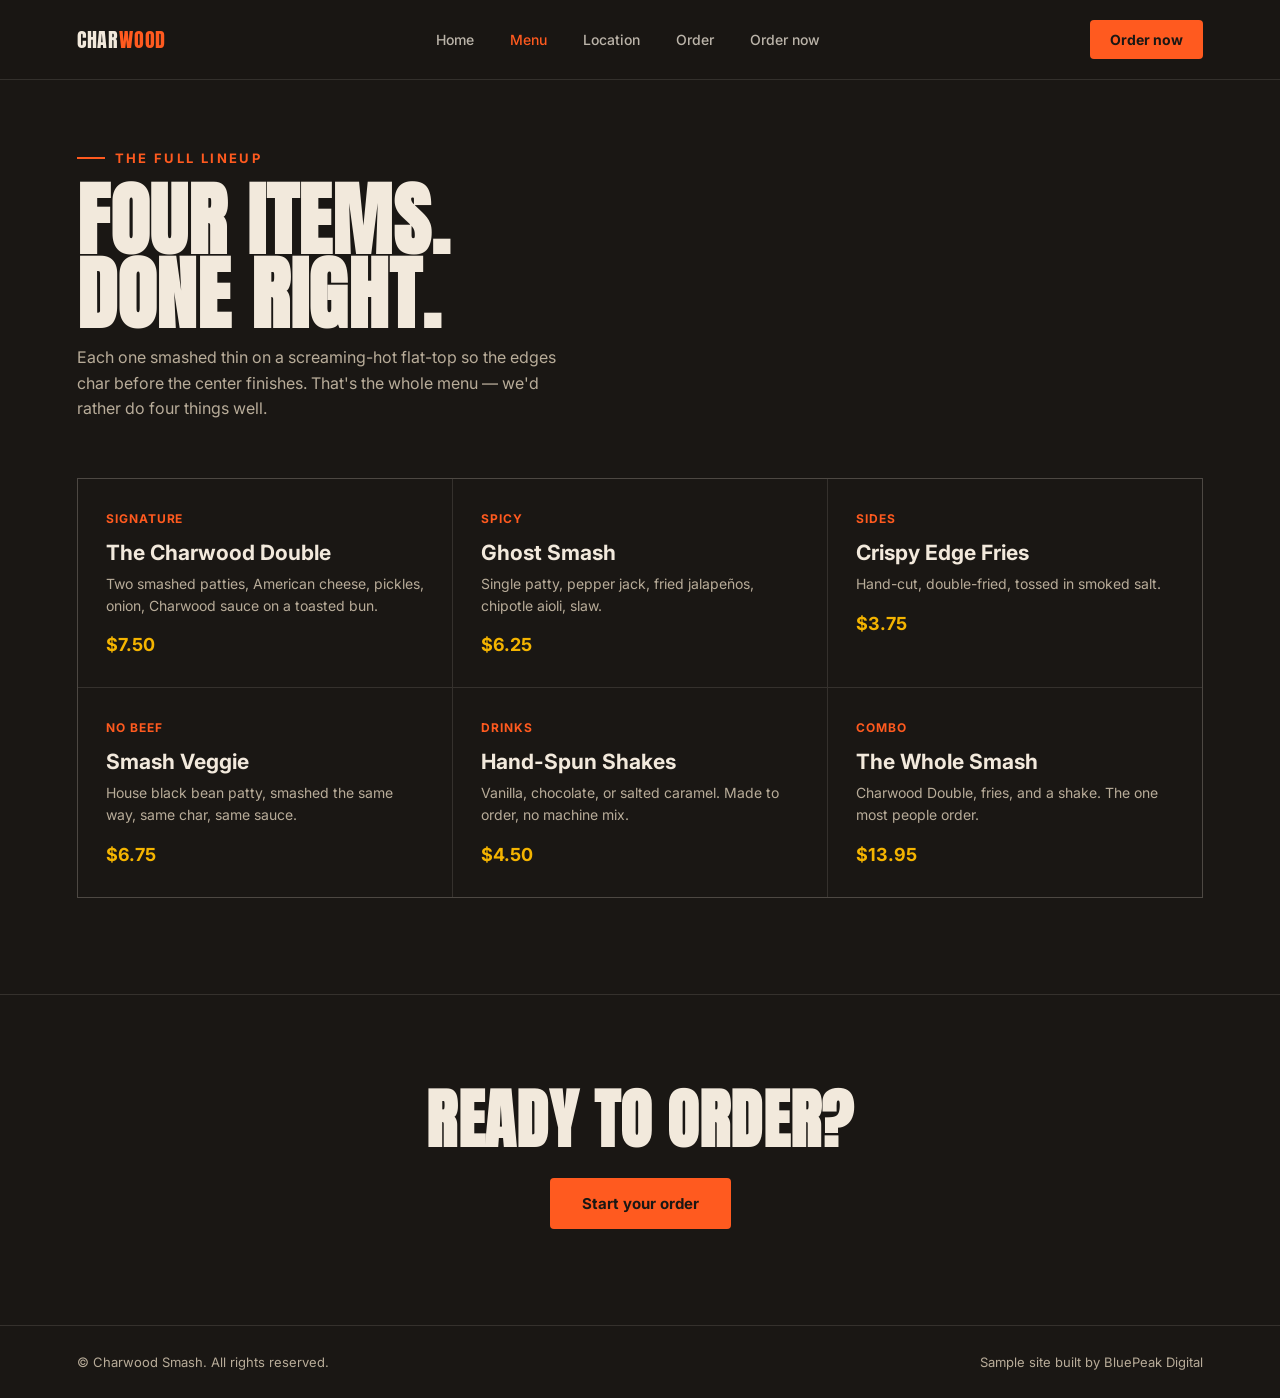
<file: menu (1).html>
<!DOCTYPE html>
<html lang="en">
<head>
<meta charset="UTF-8">
<meta name="viewport" content="width=device-width, initial-scale=1.0">
<title>Menu &mdash; Charwood</title>
<link rel="preconnect" href="https://fonts.googleapis.com">
<link rel="preconnect" href="https://fonts.gstatic.com" crossorigin>
<link href="https://fonts.googleapis.com/css2?family=Anton&family=Inter:wght@400;500;600;700&display=swap" rel="stylesheet">
<style>
:root{
  --bg: #1A1714;
  --bg-2: #221D18;
  --cream: #F2E9DC;
  --cream-dim: #B8AC99;
  --char: #FF5A1F;
  --mustard: #F4B400;
  --line: rgba(242,233,220,0.12);
}
*{margin:0;padding:0;box-sizing:border-box;}
html{scroll-behavior:smooth;}
body{
  background:var(--bg);
  color:var(--cream);
  font-family:'Inter',sans-serif;
  overflow-x:hidden;
}
.display{
  font-family:'Anton',sans-serif;
  text-transform:uppercase;
  letter-spacing:0.01em;
  line-height:0.92;
}
a{color:inherit;text-decoration:none;}
img{max-width:100%;display:block;}

/* NAV */
nav{
  position:fixed; top:0; left:0; right:0; z-index:50;
  display:flex; align-items:center; justify-content:space-between;
  padding:20px 6vw;
  background:rgba(26,23,20,0.92);
  backdrop-filter:blur(6px);
  border-bottom:1px solid var(--line);
}
.logo{
  font-family:'Anton',sans-serif;
  font-size:20px;
  letter-spacing:0.04em;
}
.logo span{color:var(--char);}
.nav-links{display:flex; gap:8px; font-size:14px; font-weight:500;}
.nav-links a{
  opacity:0.75; transition:opacity 0.2s, background 0.2s;
  padding:10px 14px; border-radius:4px; display:inline-block;
}
.nav-links a:hover{opacity:1; background:var(--bg-2);}
.nav-links a.active{opacity:1; color:var(--char);}
.nav-cta{
  background:var(--char);
  color:var(--bg);
  padding:11px 20px;
  border-radius:4px;
  font-weight:700;
  font-size:14px;
  white-space:nowrap;
}

.nav-toggle{
  display:none;
  background:none; border:none; color:var(--cream);
  font-size:26px; line-height:1; padding:6px 10px; cursor:pointer;
}
@media (max-width:820px){
  .nav-links{
    position:fixed; top:64px; left:0; right:0;
    background:var(--bg); border-bottom:1px solid var(--line);
    flex-direction:column; gap:0; padding:8px 6vw 16px;
    transform:translateY(-8px); opacity:0; pointer-events:none;
    transition:opacity 0.18s, transform 0.18s;
  }
  .nav-links.open{ transform:translateY(0); opacity:1; pointer-events:auto; }
  .nav-links a{ padding:14px 8px; width:100%; border-bottom:1px solid var(--line); border-radius:0; }
  .nav-toggle{ display:block; }
  .nav-cta{ display:none; }
  .nav-links .nav-cta-mobile{
    display:block; background:var(--char); color:var(--bg); text-align:center;
    margin-top:8px; border-radius:4px; border-bottom:none; opacity:1;
  }
}

section{ padding:96px 6vw; }
@media (max-width:760px){ section{ padding:64px 6vw; } }

.eyebrow{
  color:var(--char);
  font-size:13px;
  font-weight:700;
  letter-spacing:0.18em;
  text-transform:uppercase;
  margin-bottom:18px;
  display:flex; align-items:center; gap:10px;
}
.eyebrow::before{ content:''; width:28px; height:2px; background:var(--char); flex-shrink:0; }

.btn-primary{
  background:var(--char);
  color:var(--bg);
  padding:16px 32px;
  border-radius:4px;
  font-weight:700;
  font-size:15px;
  display:inline-block;
  transition:transform 0.15s ease;
  text-align:center;
}
.btn-primary:hover{transform:translateY(-2px);}
.btn-primary:active{transform:translateY(0);}
.btn-ghost{
  font-size:15px;
  font-weight:600;
  border-bottom:2px solid var(--cream-dim);
  padding-bottom:4px;
  transition:border-color 0.2s;
  display:inline-block;
}
.btn-ghost:hover{border-color:var(--cream);}

.page-hero{
  padding-top:150px;
  padding-bottom:56px;
}
@media (max-width:760px){ .page-hero{ padding-top:120px; padding-bottom:36px; } }
.page-hero h1.display{ font-size:clamp(40px,9vw,80px); margin-bottom:14px; }
.page-hero p{ color:var(--cream-dim); font-size:16px; max-width:480px; line-height:1.6; }

footer{
  padding:28px 6vw;
  display:flex; justify-content:space-between; align-items:center;
  font-size:13px; color:var(--cream-dim);
  border-top:1px solid var(--line);
  flex-wrap:wrap; gap:10px;
}

@media (hover:none){
  a, button{ min-height:40px; }
}

</style>
<style>
  .menu-grid{
    display:grid;
    grid-template-columns:repeat(3, 1fr);
    gap:1px;
    background:var(--line);
    border:1px solid var(--line);
  }
  .menu-item{ background:var(--bg); padding:32px 28px; transition:background 0.2s; }
  .menu-item:hover{ background:var(--bg-2); }
  .menu-item .tag{ font-size:12px; font-weight:700; color:var(--char); letter-spacing:0.08em; text-transform:uppercase; margin-bottom:14px; display:block; }
  .menu-item h3{ font-size:21px; font-weight:700; margin-bottom:8px; }
  .menu-item p{ font-size:14px; color:var(--cream-dim); line-height:1.55; margin-bottom:18px; }
  .menu-item .price{ font-size:18px; font-weight:700; color:var(--mustard); }
  @media (max-width:900px){ .menu-grid{ grid-template-columns:repeat(2,1fr); } }
  @media (max-width:600px){ .menu-grid{ grid-template-columns:1fr; } }
</style>
</head>
<body>

<nav>
  <a href="index.html" class="logo">CHAR<span>WOOD</span></a>
  <div class="nav-links" id="navLinks">
    <a href="index.html" class="">Home</a>
    <a href="menu.html" class="active">Menu</a>
    <a href="location.html" class="">Location</a>
    <a href="order.html" class="">Order</a>
    <a href="order.html" class="nav-cta-mobile">Order now</a>
  </div>
  <a href="order.html" class="nav-cta">Order now</a>
  <button class="nav-toggle" id="navToggle" aria-label="Toggle menu" aria-expanded="false">&#9776;</button>
</nav>

<section class="page-hero">
  <div class="eyebrow">The full lineup</div>
  <h1 class="display">Four items.<br>Done right.</h1>
  <p>Each one smashed thin on a screaming-hot flat-top so the edges char before the center finishes. That's the whole menu &mdash; we'd rather do four things well.</p>
</section>

<section style="padding-top:0;">
  <div class="menu-grid">
    <div class="menu-item">
      <span class="tag">Signature</span>
      <h3>The Charwood Double</h3>
      <p>Two smashed patties, American cheese, pickles, onion, Charwood sauce on a toasted bun.</p>
      <div class="price">$7.50</div>
    </div>
    <div class="menu-item">
      <span class="tag">Spicy</span>
      <h3>Ghost Smash</h3>
      <p>Single patty, pepper jack, fried jalapeños, chipotle aioli, slaw.</p>
      <div class="price">$6.25</div>
    </div>
    <div class="menu-item">
      <span class="tag">Sides</span>
      <h3>Crispy Edge Fries</h3>
      <p>Hand-cut, double-fried, tossed in smoked salt.</p>
      <div class="price">$3.75</div>
    </div>
    <div class="menu-item">
      <span class="tag">No beef</span>
      <h3>Smash Veggie</h3>
      <p>House black bean patty, smashed the same way, same char, same sauce.</p>
      <div class="price">$6.75</div>
    </div>
    <div class="menu-item">
      <span class="tag">Drinks</span>
      <h3>Hand-Spun Shakes</h3>
      <p>Vanilla, chocolate, or salted caramel. Made to order, no machine mix.</p>
      <div class="price">$4.50</div>
    </div>
    <div class="menu-item">
      <span class="tag">Combo</span>
      <h3>The Whole Smash</h3>
      <p>Charwood Double, fries, and a shake. The one most people order.</p>
      <div class="price">$13.95</div>
    </div>
  </div>
</section>

<section class="cta-block" style="text-align:center; border-top:1px solid var(--line);">
  <h2 class="display" style="font-size:clamp(34px,6vw,64px); margin-bottom:28px;">Ready to order?</h2>
  <a href="order.html" class="btn-primary">Start your order</a>
</section>

<footer>
  <div>&copy; Charwood Smash. All rights reserved.</div>
  <div>Sample site built by BluePeak Digital</div>
</footer>

<script>
  const navToggle = document.getElementById('navToggle');
  const navLinks = document.getElementById('navLinks');
  navToggle.addEventListener('click', () => {
    const isOpen = navLinks.classList.toggle('open');
    navToggle.setAttribute('aria-expanded', isOpen ? 'true' : 'false');
    navToggle.innerHTML = isOpen ? '&times;' : '&#9776;';
  });
  navLinks.querySelectorAll('a').forEach(a => a.addEventListener('click', () => {
    navLinks.classList.remove('open');
    navToggle.setAttribute('aria-expanded', 'false');
    navToggle.innerHTML = '&#9776;';
  }));
</script>

</body>
</html>
</file>
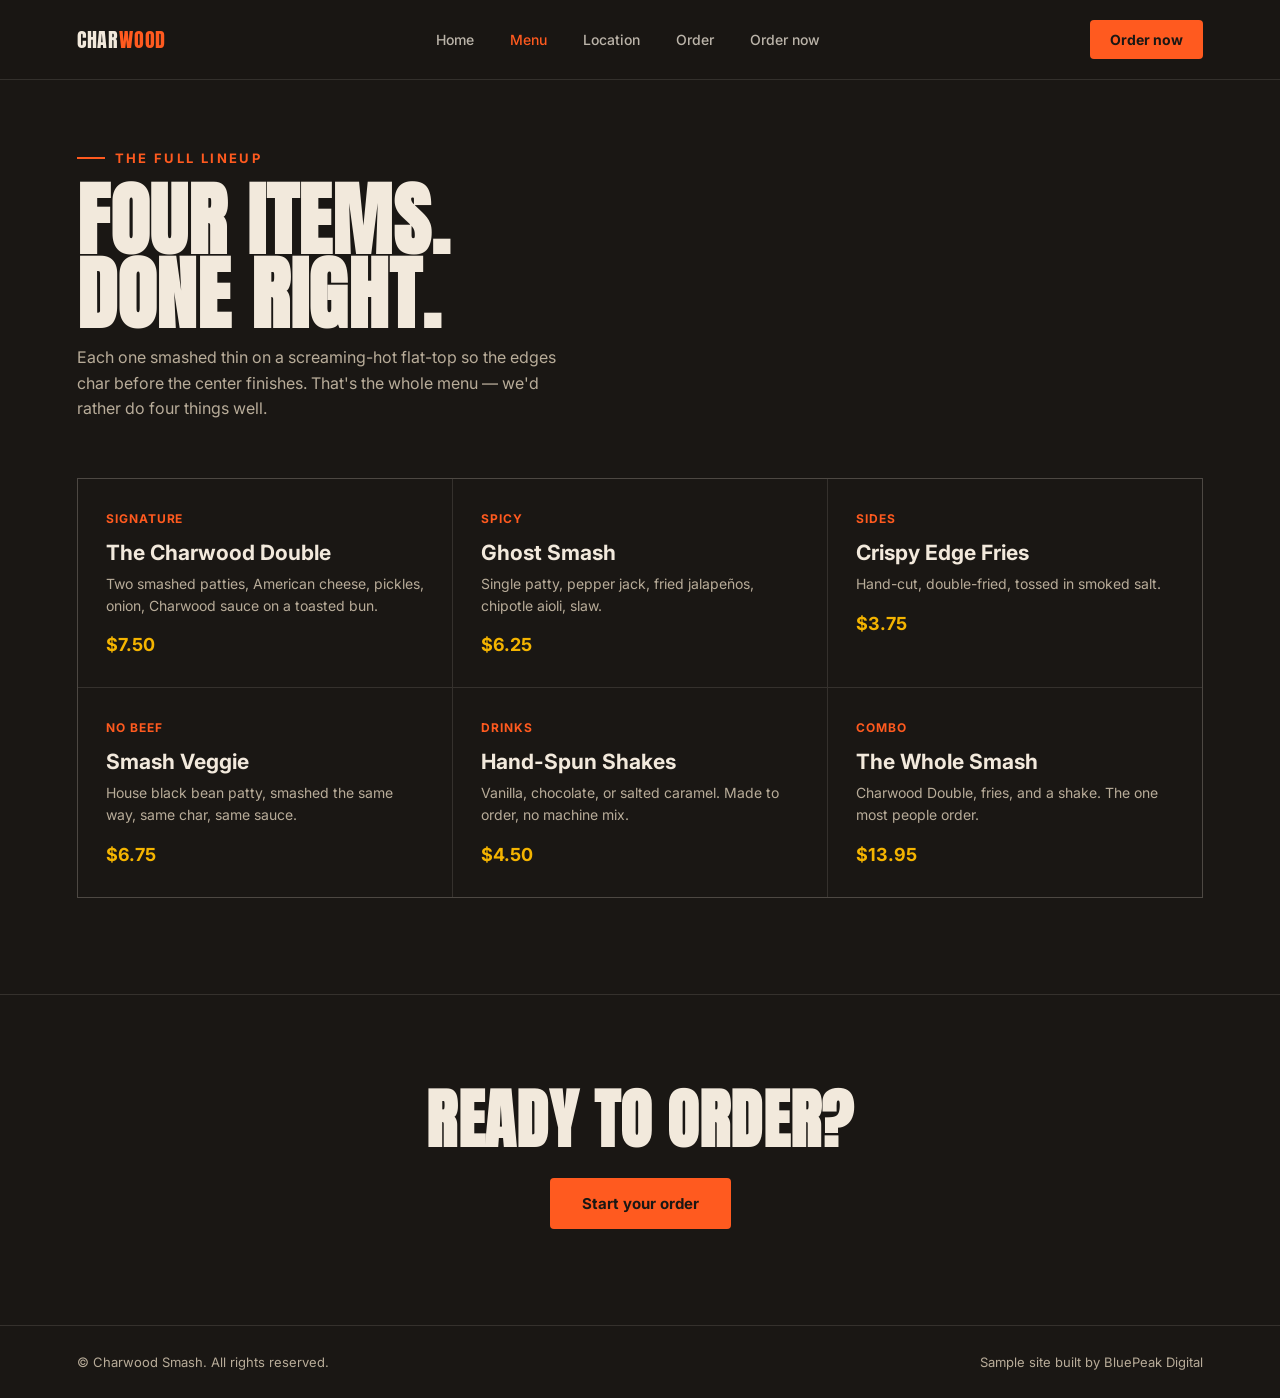
<file: menu.html>
<!DOCTYPE html>
<html lang="en">
<head>
<meta charset="UTF-8">
<meta name="viewport" content="width=device-width, initial-scale=1.0">
<title>Menu &mdash; Charwood</title>
<link rel="preconnect" href="https://fonts.googleapis.com">
<link rel="preconnect" href="https://fonts.gstatic.com" crossorigin>
<link href="https://fonts.googleapis.com/css2?family=Anton&family=Inter:wght@400;500;600;700&display=swap" rel="stylesheet">
<link rel="stylesheet" href="styles.css">
<style>
  .menu-grid{
    display:grid;
    grid-template-columns:repeat(3, 1fr);
    gap:1px;
    background:var(--line);
    border:1px solid var(--line);
  }
  .menu-item{ background:var(--bg); padding:32px 28px; transition:background 0.2s; }
  .menu-item:hover{ background:var(--bg-2); }
  .menu-item .tag{ font-size:12px; font-weight:700; color:var(--char); letter-spacing:0.08em; text-transform:uppercase; margin-bottom:14px; display:block; }
  .menu-item h3{ font-size:21px; font-weight:700; margin-bottom:8px; }
  .menu-item p{ font-size:14px; color:var(--cream-dim); line-height:1.55; margin-bottom:18px; }
  .menu-item .price{ font-size:18px; font-weight:700; color:var(--mustard); }
  @media (max-width:900px){ .menu-grid{ grid-template-columns:repeat(2,1fr); } }
  @media (max-width:600px){ .menu-grid{ grid-template-columns:1fr; } }
</style>
</head>
<body>

<nav>
  <a href="index.html" class="logo">CHAR<span>WOOD</span></a>
  <div class="nav-links" id="navLinks">
    <a href="index.html" class="">Home</a>
    <a href="menu.html" class="active">Menu</a>
    <a href="location.html" class="">Location</a>
    <a href="order.html" class="">Order</a>
    <a href="order.html" class="nav-cta-mobile">Order now</a>
  </div>
  <a href="order.html" class="nav-cta">Order now</a>
  <button class="nav-toggle" id="navToggle" aria-label="Toggle menu" aria-expanded="false">&#9776;</button>
</nav>

<section class="page-hero">
  <div class="eyebrow">The full lineup</div>
  <h1 class="display">Four items.<br>Done right.</h1>
  <p>Each one smashed thin on a screaming-hot flat-top so the edges char before the center finishes. That's the whole menu &mdash; we'd rather do four things well.</p>
</section>

<section style="padding-top:0;">
  <div class="menu-grid">
    <div class="menu-item">
      <span class="tag">Signature</span>
      <h3>The Charwood Double</h3>
      <p>Two smashed patties, American cheese, pickles, onion, Charwood sauce on a toasted bun.</p>
      <div class="price">$7.50</div>
    </div>
    <div class="menu-item">
      <span class="tag">Spicy</span>
      <h3>Ghost Smash</h3>
      <p>Single patty, pepper jack, fried jalapeños, chipotle aioli, slaw.</p>
      <div class="price">$6.25</div>
    </div>
    <div class="menu-item">
      <span class="tag">Sides</span>
      <h3>Crispy Edge Fries</h3>
      <p>Hand-cut, double-fried, tossed in smoked salt.</p>
      <div class="price">$3.75</div>
    </div>
    <div class="menu-item">
      <span class="tag">No beef</span>
      <h3>Smash Veggie</h3>
      <p>House black bean patty, smashed the same way, same char, same sauce.</p>
      <div class="price">$6.75</div>
    </div>
    <div class="menu-item">
      <span class="tag">Drinks</span>
      <h3>Hand-Spun Shakes</h3>
      <p>Vanilla, chocolate, or salted caramel. Made to order, no machine mix.</p>
      <div class="price">$4.50</div>
    </div>
    <div class="menu-item">
      <span class="tag">Combo</span>
      <h3>The Whole Smash</h3>
      <p>Charwood Double, fries, and a shake. The one most people order.</p>
      <div class="price">$13.95</div>
    </div>
  </div>
</section>

<section class="cta-block" style="text-align:center; border-top:1px solid var(--line);">
  <h2 class="display" style="font-size:clamp(34px,6vw,64px); margin-bottom:28px;">Ready to order?</h2>
  <a href="order.html" class="btn-primary">Start your order</a>
</section>

<footer>
  <div>&copy; Charwood Smash. All rights reserved.</div>
  <div>Sample site built by BluePeak Digital</div>
</footer>

<script>
  const navToggle = document.getElementById('navToggle');
  const navLinks = document.getElementById('navLinks');
  navToggle.addEventListener('click', () => {
    const isOpen = navLinks.classList.toggle('open');
    navToggle.setAttribute('aria-expanded', isOpen ? 'true' : 'false');
    navToggle.innerHTML = isOpen ? '&times;' : '&#9776;';
  });
  navLinks.querySelectorAll('a').forEach(a => a.addEventListener('click', () => {
    navLinks.classList.remove('open');
    navToggle.setAttribute('aria-expanded', 'false');
    navToggle.innerHTML = '&#9776;';
  }));
</script>

</body>
</html>
</file>
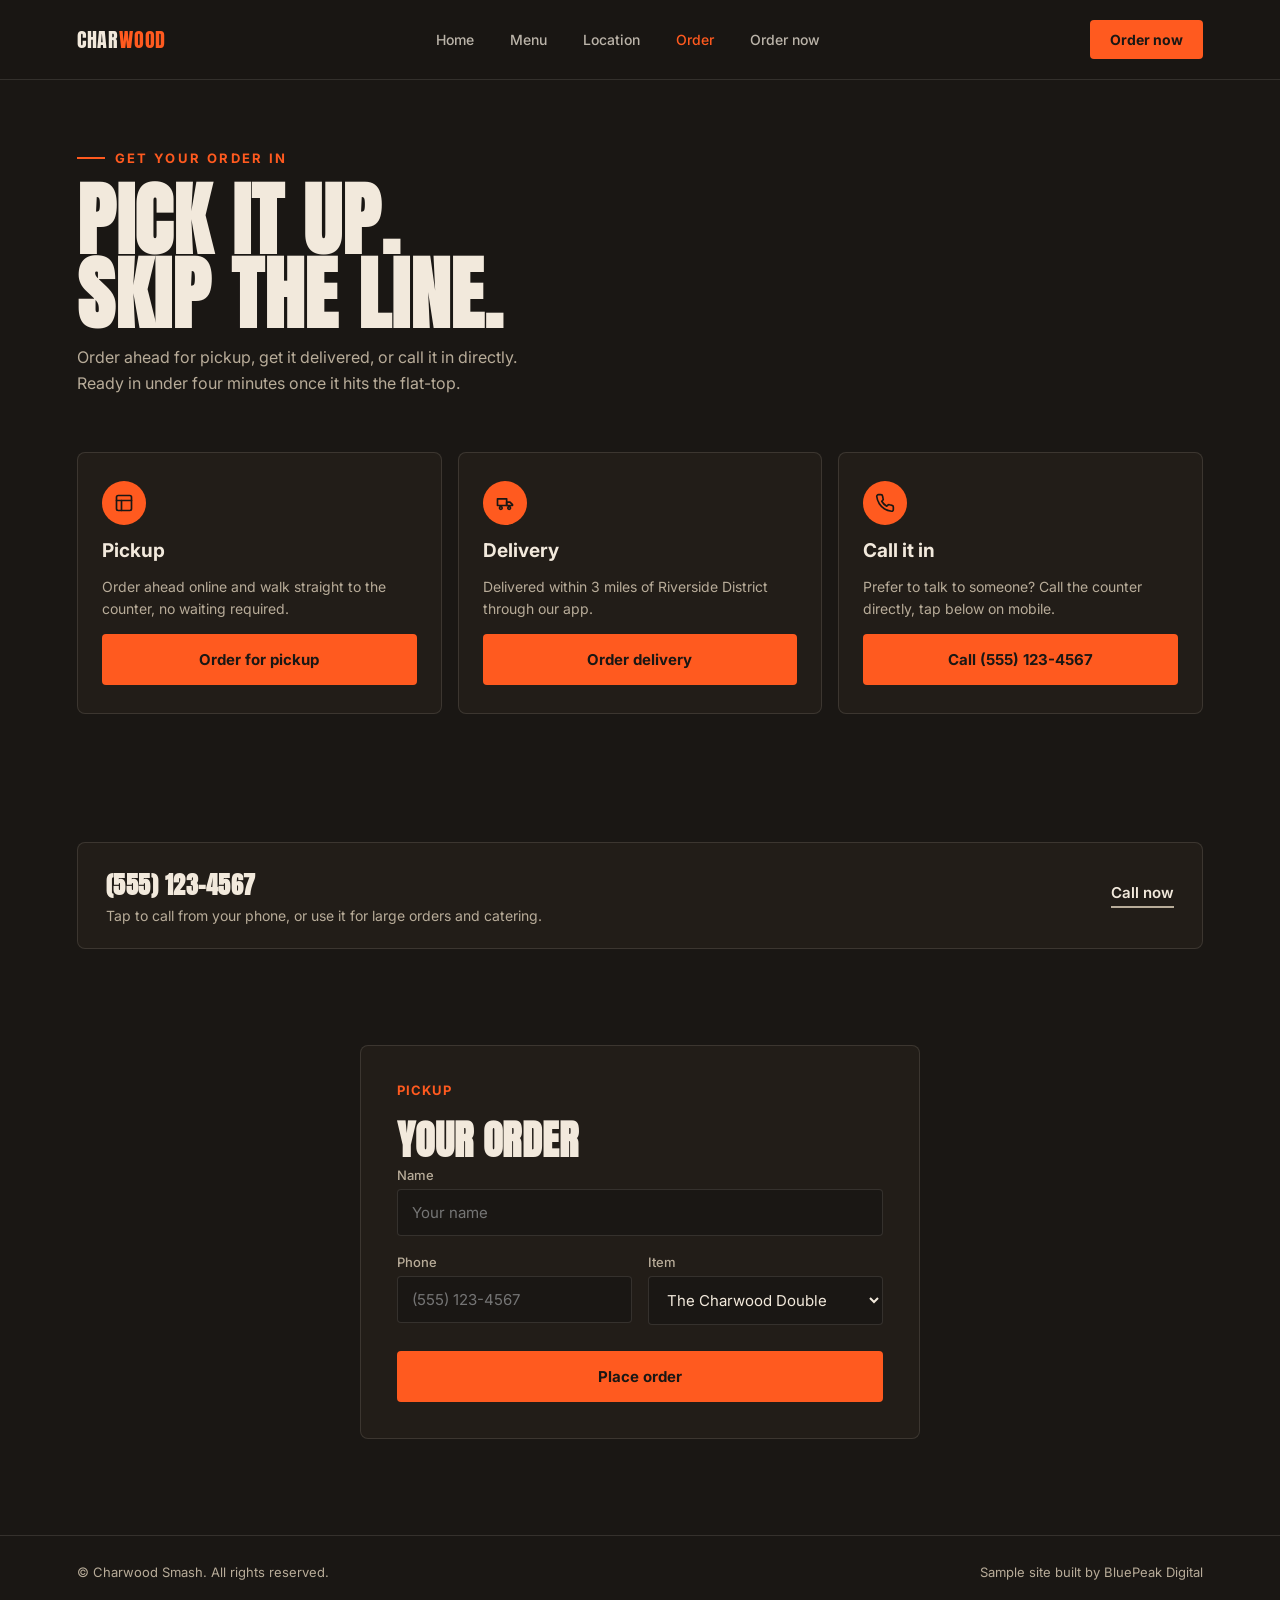
<file: order (2).html>
<!DOCTYPE html>
<html lang="en">
<head>
<meta charset="UTF-8">
<meta name="viewport" content="width=device-width, initial-scale=1.0">
<title>Order &mdash; Charwood</title>
<link rel="preconnect" href="https://fonts.googleapis.com">
<link rel="preconnect" href="https://fonts.gstatic.com" crossorigin>
<link href="https://fonts.googleapis.com/css2?family=Anton&family=Inter:wght@400;500;600;700&display=swap" rel="stylesheet">
<style>
:root{
  --bg: #1A1714;
  --bg-2: #221D18;
  --cream: #F2E9DC;
  --cream-dim: #B8AC99;
  --char: #FF5A1F;
  --mustard: #F4B400;
  --line: rgba(242,233,220,0.12);
}
*{margin:0;padding:0;box-sizing:border-box;}
html{scroll-behavior:smooth;}
body{
  background:var(--bg);
  color:var(--cream);
  font-family:'Inter',sans-serif;
  overflow-x:hidden;
}
.display{
  font-family:'Anton',sans-serif;
  text-transform:uppercase;
  letter-spacing:0.01em;
  line-height:0.92;
}
a{color:inherit;text-decoration:none;}
img{max-width:100%;display:block;}

/* NAV */
nav{
  position:fixed; top:0; left:0; right:0; z-index:50;
  display:flex; align-items:center; justify-content:space-between;
  padding:20px 6vw;
  background:rgba(26,23,20,0.92);
  backdrop-filter:blur(6px);
  border-bottom:1px solid var(--line);
}
.logo{
  font-family:'Anton',sans-serif;
  font-size:20px;
  letter-spacing:0.04em;
}
.logo span{color:var(--char);}
.nav-links{display:flex; gap:8px; font-size:14px; font-weight:500;}
.nav-links a{
  opacity:0.75; transition:opacity 0.2s, background 0.2s;
  padding:10px 14px; border-radius:4px; display:inline-block;
}
.nav-links a:hover{opacity:1; background:var(--bg-2);}
.nav-links a.active{opacity:1; color:var(--char);}
.nav-cta{
  background:var(--char);
  color:var(--bg);
  padding:11px 20px;
  border-radius:4px;
  font-weight:700;
  font-size:14px;
  white-space:nowrap;
}

.nav-toggle{
  display:none;
  background:none; border:none; color:var(--cream);
  font-size:26px; line-height:1; padding:6px 10px; cursor:pointer;
}
@media (max-width:820px){
  .nav-links{
    position:fixed; top:64px; left:0; right:0;
    background:var(--bg); border-bottom:1px solid var(--line);
    flex-direction:column; gap:0; padding:8px 6vw 16px;
    transform:translateY(-8px); opacity:0; pointer-events:none;
    transition:opacity 0.18s, transform 0.18s;
  }
  .nav-links.open{ transform:translateY(0); opacity:1; pointer-events:auto; }
  .nav-links a{ padding:14px 8px; width:100%; border-bottom:1px solid var(--line); border-radius:0; }
  .nav-toggle{ display:block; }
  .nav-cta{ display:none; }
  .nav-links .nav-cta-mobile{
    display:block; background:var(--char); color:var(--bg); text-align:center;
    margin-top:8px; border-radius:4px; border-bottom:none; opacity:1;
  }
}

section{ padding:96px 6vw; }
@media (max-width:760px){ section{ padding:64px 6vw; } }

.eyebrow{
  color:var(--char);
  font-size:13px;
  font-weight:700;
  letter-spacing:0.18em;
  text-transform:uppercase;
  margin-bottom:18px;
  display:flex; align-items:center; gap:10px;
}
.eyebrow::before{ content:''; width:28px; height:2px; background:var(--char); flex-shrink:0; }

.btn-primary{
  background:var(--char);
  color:var(--bg);
  padding:16px 32px;
  border-radius:4px;
  font-weight:700;
  font-size:15px;
  display:inline-block;
  transition:transform 0.15s ease;
  text-align:center;
}
.btn-primary:hover{transform:translateY(-2px);}
.btn-primary:active{transform:translateY(0);}
.btn-ghost{
  font-size:15px;
  font-weight:600;
  border-bottom:2px solid var(--cream-dim);
  padding-bottom:4px;
  transition:border-color 0.2s;
  display:inline-block;
}
.btn-ghost:hover{border-color:var(--cream);}

.page-hero{
  padding-top:150px;
  padding-bottom:56px;
}
@media (max-width:760px){ .page-hero{ padding-top:120px; padding-bottom:36px; } }
.page-hero h1.display{ font-size:clamp(40px,9vw,80px); margin-bottom:14px; }
.page-hero p{ color:var(--cream-dim); font-size:16px; max-width:480px; line-height:1.6; }

footer{
  padding:28px 6vw;
  display:flex; justify-content:space-between; align-items:center;
  font-size:13px; color:var(--cream-dim);
  border-top:1px solid var(--line);
  flex-wrap:wrap; gap:10px;
}

@media (hover:none){
  a, button{ min-height:40px; }
}

</style>
<style>
  .order-options{ display:grid; grid-template-columns:repeat(3,1fr); gap:16px; padding-top:0; }
  .order-card{
    background:var(--bg-2); border:1px solid var(--line); border-radius:8px;
    padding:28px 24px; display:flex; flex-direction:column; gap:14px;
  }
  .order-card .icon{
    width:44px; height:44px; border-radius:50%; background:var(--char);
    display:flex; align-items:center; justify-content:center;
  }
  .order-card h3{ font-size:19px; font-weight:700; }
  .order-card p{ font-size:14px; color:var(--cream-dim); line-height:1.55; flex:1; }
  @media (max-width:760px){ .order-options{ grid-template-columns:1fr; } }

  .call-row{
    display:flex; align-items:center; justify-content:space-between;
    background:var(--bg-2); border:1px solid var(--line); border-radius:8px;
    padding:24px 28px; margin-top:32px; gap:16px; flex-wrap:wrap;
  }
  .call-row .phone{ font-size:24px; font-weight:700; font-family:'Anton',sans-serif; letter-spacing:0.02em; }
  .call-row p{ color:var(--cream-dim); font-size:14px; margin-top:4px; }

  .order-form{
    background:var(--bg-2); border:1px solid var(--line); border-radius:8px;
    padding:36px; max-width:560px; margin:0 auto;
  }
  .order-form h2.display{ font-size:clamp(28px,5vw,40px); margin-bottom:8px; }
  .order-form .method-label{ color:var(--char); font-size:13px; font-weight:700; letter-spacing:0.08em; text-transform:uppercase; margin-bottom:24px; display:block; }
  .field{ margin-bottom:18px; }
  .field label{ display:block; font-size:13px; color:var(--cream-dim); margin-bottom:6px; font-weight:500; }
  .field input, .field select{
    width:100%; background:var(--bg); border:1px solid var(--line); border-radius:4px;
    padding:13px 14px; color:var(--cream); font-size:15px; font-family:'Inter',sans-serif;
  }
  .field input:focus, .field select:focus{ outline:none; border-color:var(--char); }
  .form-row{ display:flex; gap:16px; }
  .form-row .field{ flex:1; }
  .submit-btn{
    width:100%; background:var(--char); color:var(--bg); border:none;
    padding:16px; border-radius:4px; font-weight:700; font-size:15px;
    font-family:'Inter',sans-serif; cursor:pointer; margin-top:8px;
  }
  .submit-btn:hover{ opacity:0.92; }
  .confirm-state{ display:none; text-align:center; padding:20px 0; }
  .confirm-state .check{
    width:56px; height:56px; border-radius:50%; background:var(--char);
    display:flex; align-items:center; justify-content:center; margin:0 auto 20px;
  }
  .confirm-state h3{ font-size:22px; font-weight:700; margin-bottom:10px; }
  .confirm-state p{ color:var(--cream-dim); font-size:15px; }
  @media (max-width:600px){ .form-row{ flex-direction:column; gap:0; } .order-form{ padding:24px; } }
</style>
</head>
<body>

<nav>
  <a href="index.html" class="logo">CHAR<span>WOOD</span></a>
  <div class="nav-links" id="navLinks">
    <a href="index.html" class="">Home</a>
    <a href="menu.html" class="">Menu</a>
    <a href="location.html" class="">Location</a>
    <a href="order.html" class="active">Order</a>
    <a href="order.html" class="nav-cta-mobile">Order now</a>
  </div>
  <a href="order.html" class="nav-cta">Order now</a>
  <button class="nav-toggle" id="navToggle" aria-label="Toggle menu" aria-expanded="false">&#9776;</button>
</nav>

<section class="page-hero">
  <div class="eyebrow">Get your order in</div>
  <h1 class="display">Pick it up.<br>Skip the line.</h1>
  <p>Order ahead for pickup, get it delivered, or call it in directly. Ready in under four minutes once it hits the flat-top.</p>
</section>

<section class="order-options">
  <div class="order-card">
    <div class="icon">
      <svg width="20" height="20" viewBox="0 0 24 24" fill="none" stroke="#1A1714" stroke-width="2" stroke-linecap="round" stroke-linejoin="round"><rect x="3" y="3" width="18" height="18" rx="2"/><path d="M3 9h18"/><path d="M9 21V9"/></svg>
    </div>
    <h3>Pickup</h3>
    <p>Order ahead online and walk straight to the counter, no waiting required.</p>
    <a href="#orderForm" class="btn-primary" data-method="Pickup">Order for pickup</a>
  </div>
  <div class="order-card">
    <div class="icon">
      <svg width="20" height="20" viewBox="0 0 24 24" fill="none" stroke="#1A1714" stroke-width="2" stroke-linecap="round" stroke-linejoin="round"><path d="M3 7h11v8H3z"/><path d="M14 11h4l3 3v1h-7z"/><circle cx="7" cy="18" r="1.6"/><circle cx="17" cy="18" r="1.6"/></svg>
    </div>
    <h3>Delivery</h3>
    <p>Delivered within 3 miles of Riverside District through our app.</p>
    <a href="#orderForm" class="btn-primary" data-method="Delivery">Order delivery</a>
  </div>
  <div class="order-card">
    <div class="icon">
      <svg width="20" height="20" viewBox="0 0 24 24" fill="none" stroke="#1A1714" stroke-width="2" stroke-linecap="round" stroke-linejoin="round"><path d="M22 16.92v3a2 2 0 0 1-2.18 2 19.79 19.79 0 0 1-8.63-3.07 19.5 19.5 0 0 1-6-6 19.79 19.79 0 0 1-3.07-8.67A2 2 0 0 1 4.11 2h3a2 2 0 0 1 2 1.72c.13.97.34 1.92.62 2.84a2 2 0 0 1-.45 2.11L8.09 9.91a16 16 0 0 0 6 6l1.27-1.27a2 2 0 0 1 2.11-.45c.92.28 1.87.49 2.84.62A2 2 0 0 1 22 16.92z"/></svg>
    </div>
    <h3>Call it in</h3>
    <p>Prefer to talk to someone? Call the counter directly, tap below on mobile.</p>
    <a href="tel:+15551234567" class="btn-primary">Call (555) 123-4567</a>
  </div>
</section>

<section style="padding-top:0;">
  <div class="call-row">
    <div>
      <div class="phone">(555) 123-4567</div>
      <p>Tap to call from your phone, or use it for large orders and catering.</p>
    </div>
    <a href="tel:+15551234567" class="btn-ghost">Call now</a>
  </div>
</section>

<section id="orderForm" style="padding-top:0;">
  <div class="order-form">
    <div id="formView">
      <span class="method-label" id="methodLabel">Pickup</span>
      <h2 class="display">Your order</h2>
      <form id="charwoodOrderForm">
        <div class="field">
          <label for="custName">Name</label>
          <input type="text" id="custName" required placeholder="Your name">
        </div>
        <div class="form-row">
          <div class="field">
            <label for="custPhone">Phone</label>
            <input type="tel" id="custPhone" required placeholder="(555) 123-4567">
          </div>
          <div class="field">
            <label for="orderItem">Item</label>
            <select id="orderItem">
              <option>The Charwood Double</option>
              <option>Ghost Smash</option>
              <option>Crispy Edge Fries</option>
              <option>Smash Veggie</option>
              <option>Hand-Spun Shake</option>
              <option>The Whole Smash</option>
            </select>
          </div>
        </div>
        <div class="field" id="addressField" style="display:none;">
          <label for="custAddress">Delivery address</label>
          <input type="text" id="custAddress" placeholder="Street address">
        </div>
        <button type="submit" class="submit-btn">Place order</button>
      </form>
    </div>
    <div class="confirm-state" id="confirmView">
      <div class="check">
        <svg width="24" height="24" viewBox="0 0 24 24" fill="none" stroke="#1A1714" stroke-width="2.5" stroke-linecap="round" stroke-linejoin="round"><polyline points="20 6 9 17 4 12"/></svg>
      </div>
      <h3>Order received</h3>
      <p>This is a sample site, so nothing was actually sent to a kitchen &mdash; but on a live build, you'd get a confirmation text here.</p>
    </div>
  </div>
</section>

<footer>
  <div>&copy; Charwood Smash. All rights reserved.</div>
  <div>Sample site built by BluePeak Digital</div>
</footer>

<script>
  const navToggle = document.getElementById('navToggle');
  const navLinks = document.getElementById('navLinks');
  navToggle.addEventListener('click', () => {
    const isOpen = navLinks.classList.toggle('open');
    navToggle.setAttribute('aria-expanded', isOpen ? 'true' : 'false');
    navToggle.innerHTML = isOpen ? '&times;' : '&#9776;';
  });
  navLinks.querySelectorAll('a').forEach(a => a.addEventListener('click', () => {
    navLinks.classList.remove('open');
    navToggle.setAttribute('aria-expanded', 'false');
    navToggle.innerHTML = '&#9776;';
  }));

  const methodLabel = document.getElementById('methodLabel');
  const addressField = document.getElementById('addressField');
  document.querySelectorAll('[data-method]').forEach(btn => {
    btn.addEventListener('click', () => {
      const method = btn.getAttribute('data-method');
      methodLabel.textContent = method;
      addressField.style.display = method === 'Delivery' ? 'block' : 'none';
      document.getElementById('custAddress').required = method === 'Delivery';
    });
  });

  const orderForm = document.getElementById('charwoodOrderForm');
  const formView = document.getElementById('formView');
  const confirmView = document.getElementById('confirmView');
  orderForm.addEventListener('submit', (e) => {
    e.preventDefault();
    formView.style.display = 'none';
    confirmView.style.display = 'block';
  });
</script>

</body>
</html>
</file>
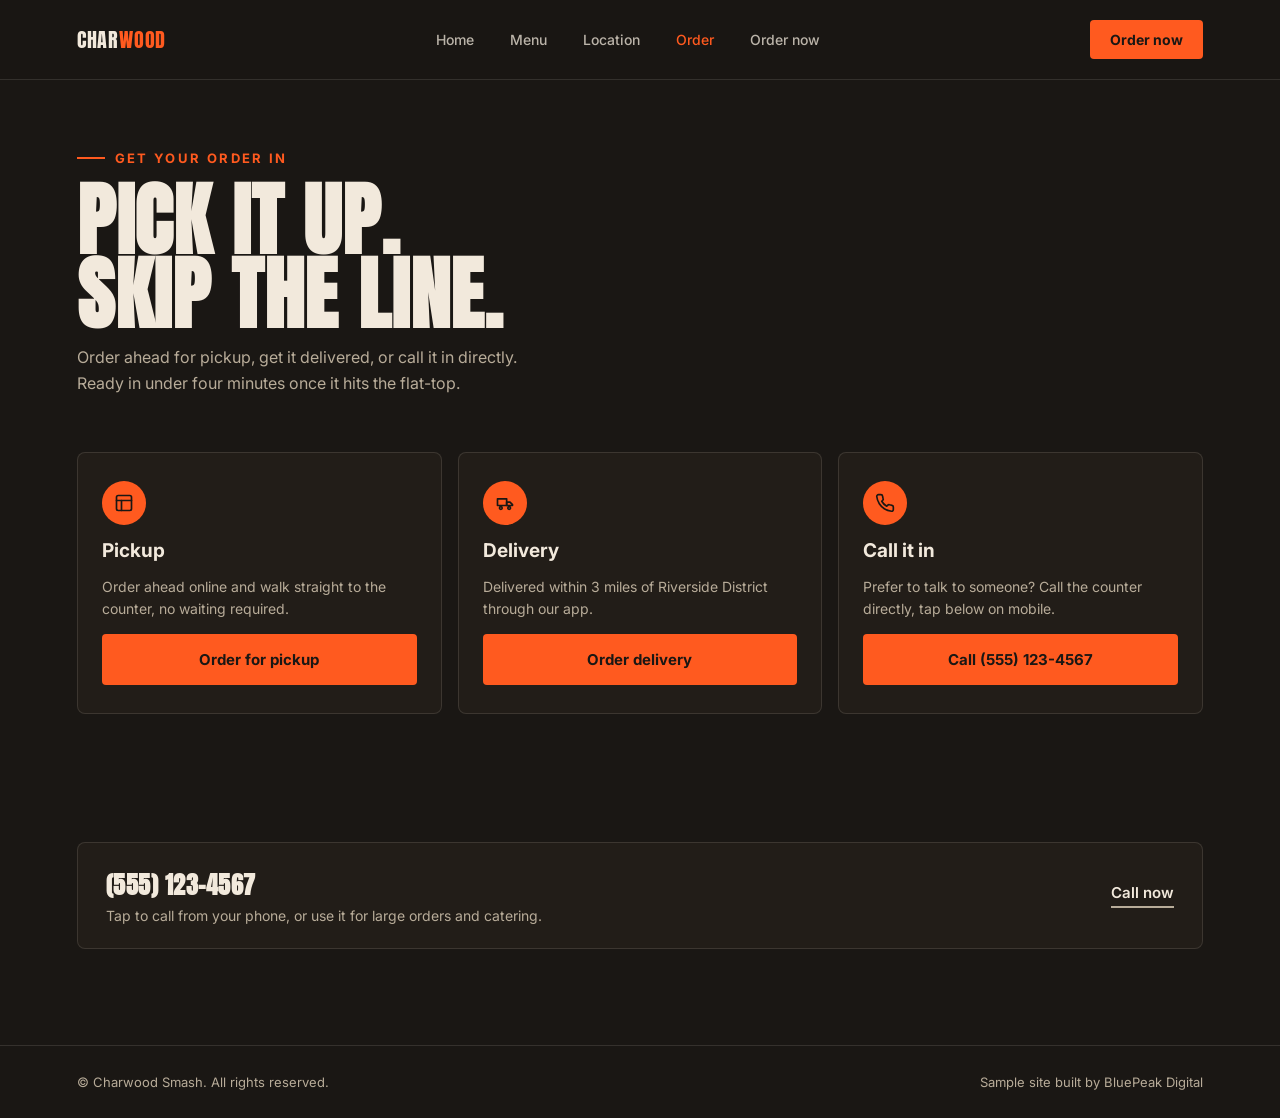
<file: order.html>
<!DOCTYPE html>
<html lang="en">
<head>
<meta charset="UTF-8">
<meta name="viewport" content="width=device-width, initial-scale=1.0">
<title>Order &mdash; Charwood</title>
<link rel="preconnect" href="https://fonts.googleapis.com">
<link rel="preconnect" href="https://fonts.gstatic.com" crossorigin>
<link href="https://fonts.googleapis.com/css2?family=Anton&family=Inter:wght@400;500;600;700&display=swap" rel="stylesheet">
<link rel="stylesheet" href="styles.css">
<style>
  .order-options{ display:grid; grid-template-columns:repeat(3,1fr); gap:16px; padding-top:0; }
  .order-card{
    background:var(--bg-2); border:1px solid var(--line); border-radius:8px;
    padding:28px 24px; display:flex; flex-direction:column; gap:14px;
  }
  .order-card .icon{
    width:44px; height:44px; border-radius:50%; background:var(--char);
    display:flex; align-items:center; justify-content:center;
  }
  .order-card h3{ font-size:19px; font-weight:700; }
  .order-card p{ font-size:14px; color:var(--cream-dim); line-height:1.55; flex:1; }
  @media (max-width:760px){ .order-options{ grid-template-columns:1fr; } }

  .call-row{
    display:flex; align-items:center; justify-content:space-between;
    background:var(--bg-2); border:1px solid var(--line); border-radius:8px;
    padding:24px 28px; margin-top:32px; gap:16px; flex-wrap:wrap;
  }
  .call-row .phone{ font-size:24px; font-weight:700; font-family:'Anton',sans-serif; letter-spacing:0.02em; }
  .call-row p{ color:var(--cream-dim); font-size:14px; margin-top:4px; }
</style>
</head>
<body>

<nav>
  <a href="index.html" class="logo">CHAR<span>WOOD</span></a>
  <div class="nav-links" id="navLinks">
    <a href="index.html" class="">Home</a>
    <a href="menu.html" class="">Menu</a>
    <a href="location.html" class="">Location</a>
    <a href="order.html" class="active">Order</a>
    <a href="order.html" class="nav-cta-mobile">Order now</a>
  </div>
  <a href="order.html" class="nav-cta">Order now</a>
  <button class="nav-toggle" id="navToggle" aria-label="Toggle menu" aria-expanded="false">&#9776;</button>
</nav>

<section class="page-hero">
  <div class="eyebrow">Get your order in</div>
  <h1 class="display">Pick it up.<br>Skip the line.</h1>
  <p>Order ahead for pickup, get it delivered, or call it in directly. Ready in under four minutes once it hits the flat-top.</p>
</section>

<section class="order-options">
  <div class="order-card">
    <div class="icon">
      <svg width="20" height="20" viewBox="0 0 24 24" fill="none" stroke="#1A1714" stroke-width="2" stroke-linecap="round" stroke-linejoin="round"><rect x="3" y="3" width="18" height="18" rx="2"/><path d="M3 9h18"/><path d="M9 21V9"/></svg>
    </div>
    <h3>Pickup</h3>
    <p>Order ahead online and walk straight to the counter, no waiting required.</p>
    <a href="#" class="btn-primary">Order for pickup</a>
  </div>
  <div class="order-card">
    <div class="icon">
      <svg width="20" height="20" viewBox="0 0 24 24" fill="none" stroke="#1A1714" stroke-width="2" stroke-linecap="round" stroke-linejoin="round"><path d="M3 7h11v8H3z"/><path d="M14 11h4l3 3v1h-7z"/><circle cx="7" cy="18" r="1.6"/><circle cx="17" cy="18" r="1.6"/></svg>
    </div>
    <h3>Delivery</h3>
    <p>Delivered within 3 miles of Riverside District through our app.</p>
    <a href="#" class="btn-primary">Order delivery</a>
  </div>
  <div class="order-card">
    <div class="icon">
      <svg width="20" height="20" viewBox="0 0 24 24" fill="none" stroke="#1A1714" stroke-width="2" stroke-linecap="round" stroke-linejoin="round"><path d="M22 16.92v3a2 2 0 0 1-2.18 2 19.79 19.79 0 0 1-8.63-3.07 19.5 19.5 0 0 1-6-6 19.79 19.79 0 0 1-3.07-8.67A2 2 0 0 1 4.11 2h3a2 2 0 0 1 2 1.72c.13.97.34 1.92.62 2.84a2 2 0 0 1-.45 2.11L8.09 9.91a16 16 0 0 0 6 6l1.27-1.27a2 2 0 0 1 2.11-.45c.92.28 1.87.49 2.84.62A2 2 0 0 1 22 16.92z"/></svg>
    </div>
    <h3>Call it in</h3>
    <p>Prefer to talk to someone? Call the counter directly, tap below on mobile.</p>
    <a href="tel:+15551234567" class="btn-primary">Call (555) 123-4567</a>
  </div>
</section>

<section style="padding-top:0;">
  <div class="call-row">
    <div>
      <div class="phone">(555) 123-4567</div>
      <p>Tap to call from your phone, or use it for large orders and catering.</p>
    </div>
    <a href="tel:+15551234567" class="btn-ghost">Call now</a>
  </div>
</section>

<footer>
  <div>&copy; Charwood Smash. All rights reserved.</div>
  <div>Sample site built by BluePeak Digital</div>
</footer>

<script>
  const navToggle = document.getElementById('navToggle');
  const navLinks = document.getElementById('navLinks');
  navToggle.addEventListener('click', () => {
    const isOpen = navLinks.classList.toggle('open');
    navToggle.setAttribute('aria-expanded', isOpen ? 'true' : 'false');
    navToggle.innerHTML = isOpen ? '&times;' : '&#9776;';
  });
  navLinks.querySelectorAll('a').forEach(a => a.addEventListener('click', () => {
    navLinks.classList.remove('open');
    navToggle.setAttribute('aria-expanded', 'false');
    navToggle.innerHTML = '&#9776;';
  }));
</script>

</body>
</html>
</file>
<file: styles.css>
:root{
  --bg: #1A1714;
  --bg-2: #221D18;
  --cream: #F2E9DC;
  --cream-dim: #B8AC99;
  --char: #FF5A1F;
  --mustard: #F4B400;
  --line: rgba(242,233,220,0.12);
}
*{margin:0;padding:0;box-sizing:border-box;}
html{scroll-behavior:smooth;}
body{
  background:var(--bg);
  color:var(--cream);
  font-family:'Inter',sans-serif;
  overflow-x:hidden;
}
.display{
  font-family:'Anton',sans-serif;
  text-transform:uppercase;
  letter-spacing:0.01em;
  line-height:0.92;
}
a{color:inherit;text-decoration:none;}
img{max-width:100%;display:block;}

/* NAV */
nav{
  position:fixed; top:0; left:0; right:0; z-index:50;
  display:flex; align-items:center; justify-content:space-between;
  padding:20px 6vw;
  background:rgba(26,23,20,0.92);
  backdrop-filter:blur(6px);
  border-bottom:1px solid var(--line);
}
.logo{
  font-family:'Anton',sans-serif;
  font-size:20px;
  letter-spacing:0.04em;
}
.logo span{color:var(--char);}
.nav-links{display:flex; gap:8px; font-size:14px; font-weight:500;}
.nav-links a{
  opacity:0.75; transition:opacity 0.2s, background 0.2s;
  padding:10px 14px; border-radius:4px; display:inline-block;
}
.nav-links a:hover{opacity:1; background:var(--bg-2);}
.nav-links a.active{opacity:1; color:var(--char);}
.nav-cta{
  background:var(--char);
  color:var(--bg);
  padding:11px 20px;
  border-radius:4px;
  font-weight:700;
  font-size:14px;
  white-space:nowrap;
}

.nav-toggle{
  display:none;
  background:none; border:none; color:var(--cream);
  font-size:26px; line-height:1; padding:6px 10px; cursor:pointer;
}
@media (max-width:820px){
  .nav-links{
    position:fixed; top:64px; left:0; right:0;
    background:var(--bg); border-bottom:1px solid var(--line);
    flex-direction:column; gap:0; padding:8px 6vw 16px;
    transform:translateY(-8px); opacity:0; pointer-events:none;
    transition:opacity 0.18s, transform 0.18s;
  }
  .nav-links.open{ transform:translateY(0); opacity:1; pointer-events:auto; }
  .nav-links a{ padding:14px 8px; width:100%; border-bottom:1px solid var(--line); border-radius:0; }
  .nav-toggle{ display:block; }
  .nav-cta{ display:none; }
  .nav-links .nav-cta-mobile{
    display:block; background:var(--char); color:var(--bg); text-align:center;
    margin-top:8px; border-radius:4px; border-bottom:none; opacity:1;
  }
}

section{ padding:96px 6vw; }
@media (max-width:760px){ section{ padding:64px 6vw; } }

.eyebrow{
  color:var(--char);
  font-size:13px;
  font-weight:700;
  letter-spacing:0.18em;
  text-transform:uppercase;
  margin-bottom:18px;
  display:flex; align-items:center; gap:10px;
}
.eyebrow::before{ content:''; width:28px; height:2px; background:var(--char); flex-shrink:0; }

.btn-primary{
  background:var(--char);
  color:var(--bg);
  padding:16px 32px;
  border-radius:4px;
  font-weight:700;
  font-size:15px;
  display:inline-block;
  transition:transform 0.15s ease;
  text-align:center;
}
.btn-primary:hover{transform:translateY(-2px);}
.btn-primary:active{transform:translateY(0);}
.btn-ghost{
  font-size:15px;
  font-weight:600;
  border-bottom:2px solid var(--cream-dim);
  padding-bottom:4px;
  transition:border-color 0.2s;
  display:inline-block;
}
.btn-ghost:hover{border-color:var(--cream);}

.page-hero{
  padding-top:150px;
  padding-bottom:56px;
}
@media (max-width:760px){ .page-hero{ padding-top:120px; padding-bottom:36px; } }
.page-hero h1.display{ font-size:clamp(40px,9vw,80px); margin-bottom:14px; }
.page-hero p{ color:var(--cream-dim); font-size:16px; max-width:480px; line-height:1.6; }

footer{
  padding:28px 6vw;
  display:flex; justify-content:space-between; align-items:center;
  font-size:13px; color:var(--cream-dim);
  border-top:1px solid var(--line);
  flex-wrap:wrap; gap:10px;
}

@media (hover:none){
  a, button{ min-height:40px; }
}
</file>
